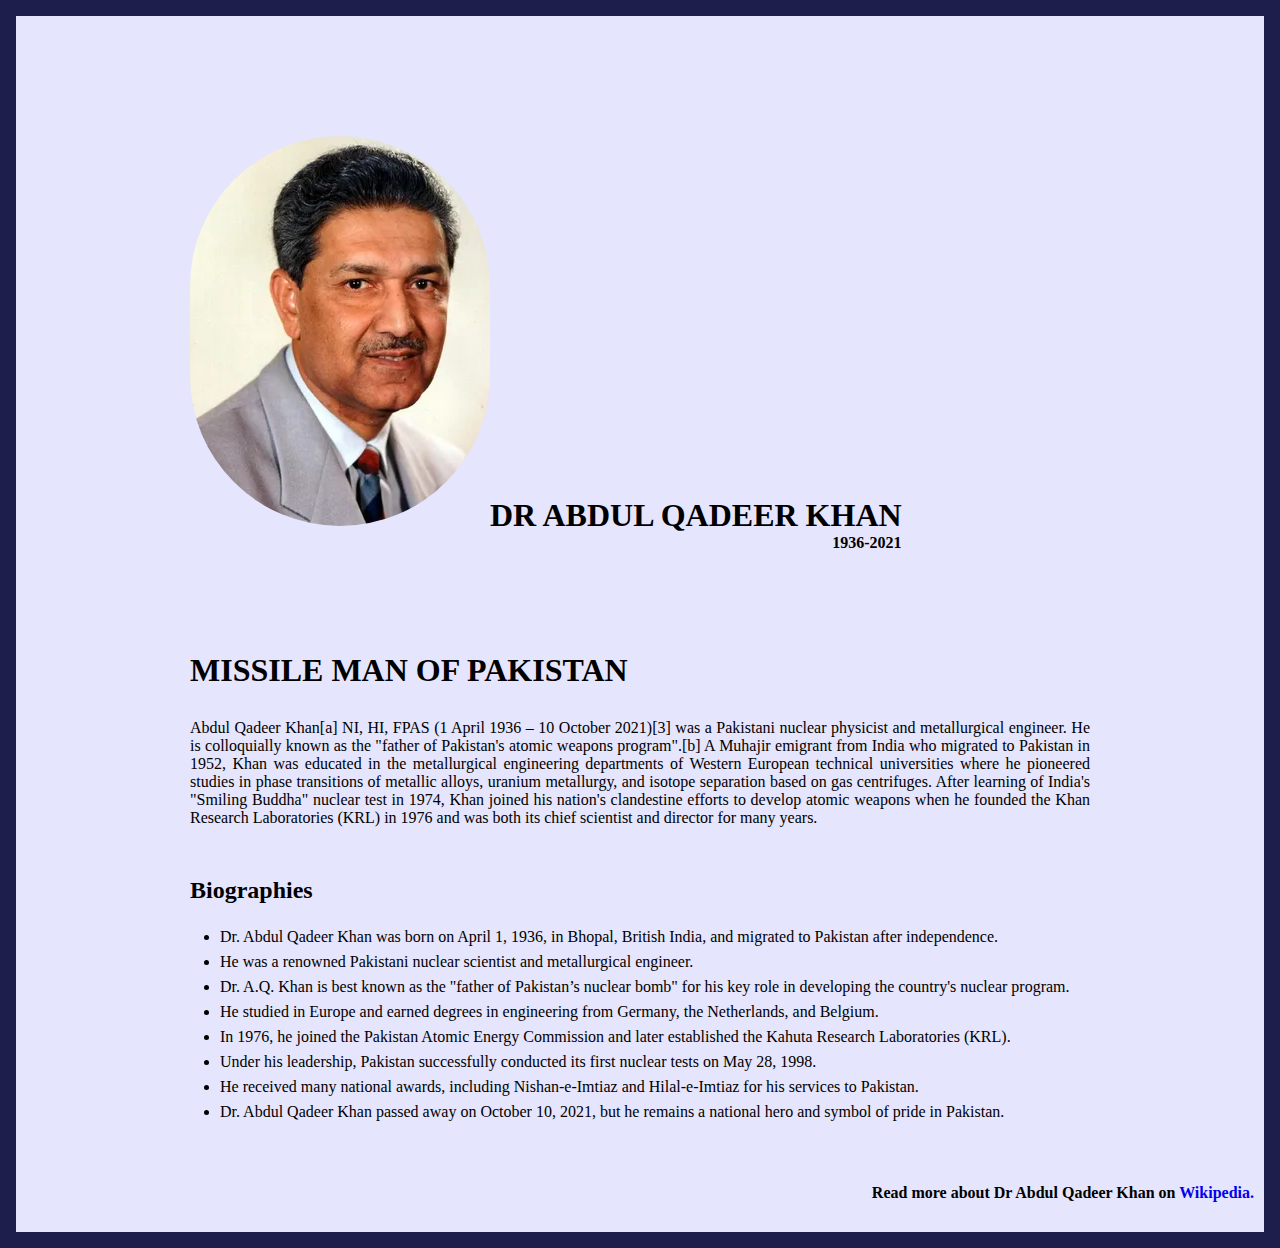
<file: Project 1/index.html>
<!DOCTYPE html>
<html lang="en">

<head>
    <meta charset="UTF-8">
    <meta name="viewport" content="width=device-width, initial-scale=1.0">
    <title>MISSILE MAN OF PAKISTAN | DR ABDUL QADEER KHAN</title>
    <link rel="stylesheet" href="style.css">
</head>

<body>
    <div class="main">
        <div class="content">
            <div class="top">
                <div class="hero">
                    <img src="hero.webp" alt="missilemanofpakistan">
                </div>
                <div class="namehero">
                    <h1>DR ABDUL QADEER KHAN</h1>
                    <h4>1936-2021</h4>
                </div>
            </div>
            <div class="heading">
                <h1>MISSILE MAN OF PAKISTAN</h1>
            </div>
            <div class="para">
                <p>Abdul Qadeer Khan[a] NI, HI, FPAS (1 April 1936 – 10 October 2021)[3] was a Pakistani nuclear
                    physicist and metallurgical engineer. He is colloquially known as the "father of Pakistan's atomic
                    weapons program".[b]

                    A Muhajir emigrant from India who migrated to Pakistan in 1952, Khan was educated in the
                    metallurgical engineering departments of Western European technical universities where he pioneered
                    studies in phase transitions of metallic alloys, uranium metallurgy, and isotope separation based on
                    gas centrifuges. After learning of India's "Smiling Buddha" nuclear test in 1974, Khan joined his
                    nation's clandestine efforts to develop atomic weapons when he founded the Khan Research
                    Laboratories (KRL) in 1976 and was both its chief scientist and director for many years.


                </p>
            </div>
            <div class="bio">
                <h2>Biographies</h2>
                <ul>
                    <li>Dr. Abdul Qadeer Khan was born on April 1, 1936, in Bhopal, British India, and migrated to Pakistan after independence.</li>
                    <li>He was a renowned Pakistani nuclear scientist and metallurgical engineer.</li>
                    <li>Dr. A.Q. Khan is best known as the "father of Pakistan’s nuclear bomb" for his key role in developing the country's nuclear program.</li>
                    <li>He studied in Europe and earned degrees in engineering from Germany, the Netherlands, and Belgium.</li>
                    <li>In 1976, he joined the Pakistan Atomic Energy Commission and later established the Kahuta Research Laboratories (KRL).</li>
                    <li>Under his leadership, Pakistan successfully conducted its first nuclear tests on May 28, 1998.</li>
                    <li>He received many national awards, including Nishan-e-Imtiaz and Hilal-e-Imtiaz for his services to Pakistan.</li>
                    <li>Dr. Abdul Qadeer Khan passed away on October 10, 2021, but he remains a national hero and symbol of pride in Pakistan.</li>
                </ul>
            </div>
        </div>
            <h4 class="wiki">Read more about Dr Abdul Qadeer Khan  on <a href="https://en.wikipedia.org/wiki/Abdul_Qadeer_Khan">Wikipedia.</a></h4>
    </div>
</body>

</html>
</file>
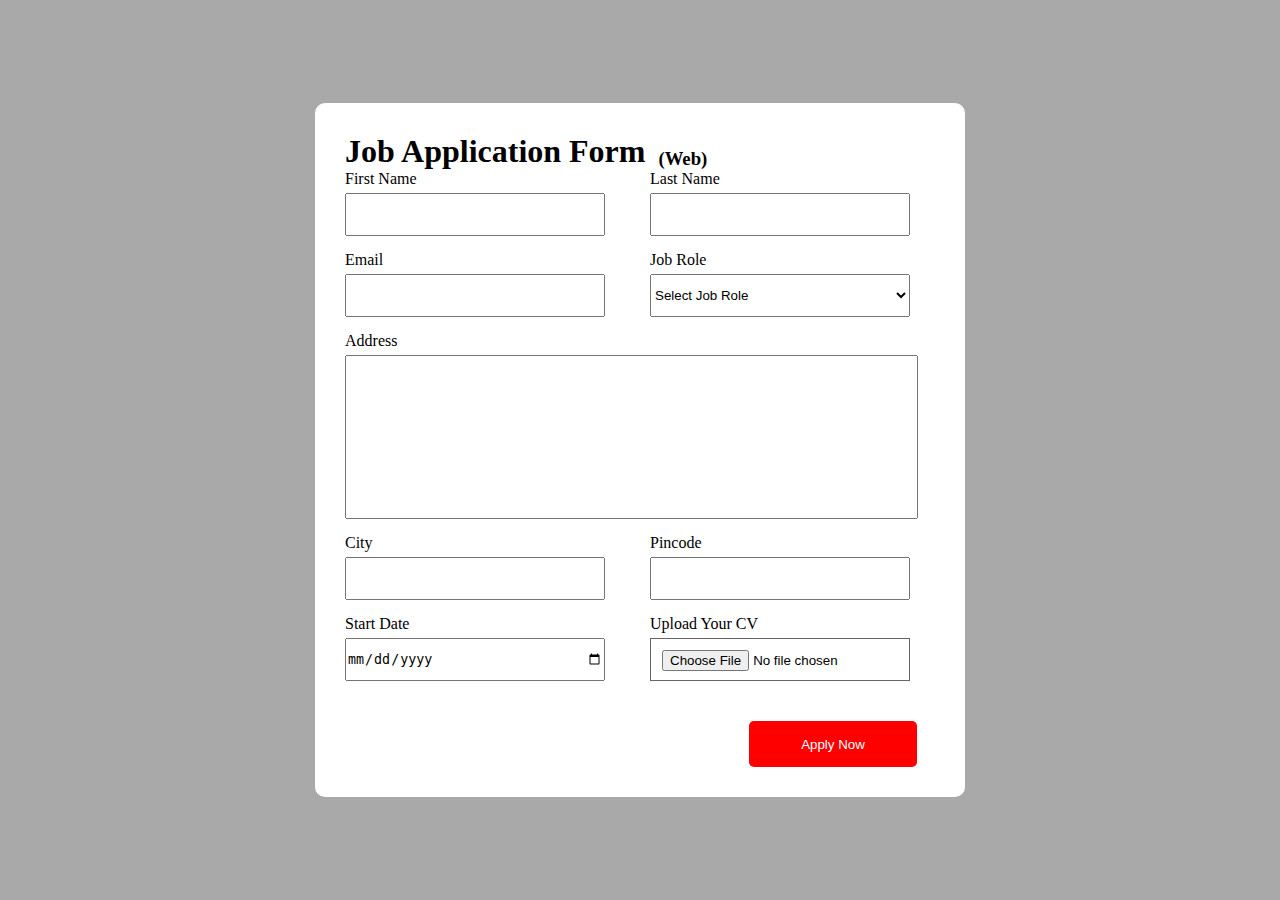
<file: Project 2/index.html>
<!DOCTYPE html>
<html lang="en">

<head>
    <meta charset="UTF-8">
    <meta name="viewport" content="width=device-width, initial-scale=1.0">
    <title>Application Form</title>
    <link rel="stylesheet" href="style.css">
</head>

<body>
    <div class="main">
        <div class="form">
            <div class="content">
                <div class="heading">
                    <h1>Job Application Form</h1>
                    <h3>(Web)</h3>
                </div>

                <div class="forming">
                    <form action="post">
                        <div class="row">
                            <div>
                                <label for="firstname">First Name</label>
                                <input type="text" name="firstname" id="firstname">
                            </div>
                            <div>
                                <label for="lastname">Last Name</label>
                                <input type="text" name="lastname" id="lastname">
                            </div>
                        </div>

                        <div class="row">
                            <div>
                                <label for="email">Email</label>
                                <input type="email" name="email" id="email">
                            </div>
                            <div>
                                <label for="jobrole">Job Role</label>
                                <select name="jobrole" id="jobrole">
                                    <option value="option1">Select Job Role</option>
                                    <option value="option2">Option 2 Display Text</option>
                                    <option value="option3">Option 3 Display Text</option>
                                </select>
                            </div>
                        </div>


                        <label for="address">Address</label>
                        <input type="text" name="address" id="address">

                        <div class="row">
                            <div>
                                <label for="city">City</label>
                                <input type="text" name="city" id="city">
                            </div>
                            <div>
                                <label for="pincode">Pincode</label>
                                <input type="text" name="pincode" id="pincode">
                            </div>
                        </div>
                        <div class="row">
                            <div>
                                <label for="stardate">Start Date</label>
                                <input type="date" name="stardate" id="stardate">
                            </div>
                            <div>
                                <label for="cv">Upload Your CV</label>
                                <input type="file" name="cv" id="cv">
                            </div>
                        </div>




                    </form>
                </div>
            </div>
                <button>Apply Now</button>
        </div>
    </div>
</body>

</html>
</file>
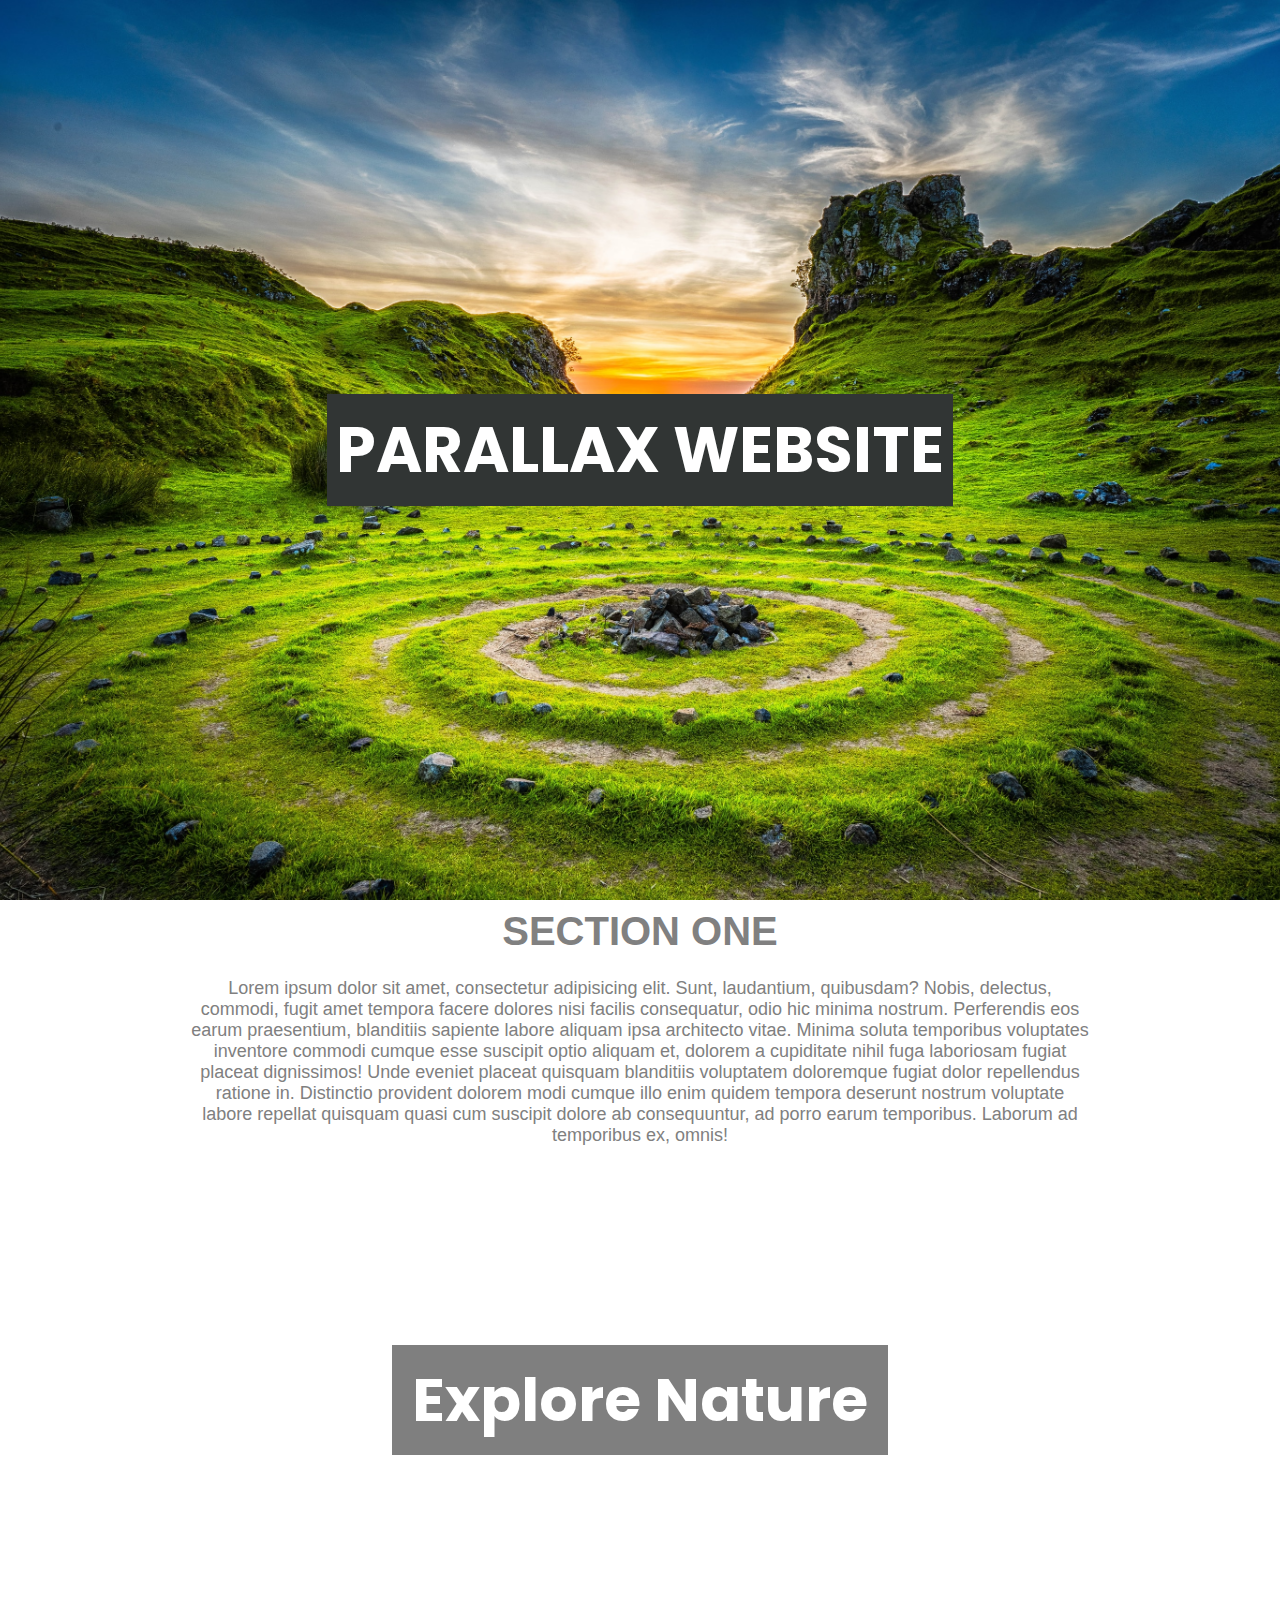
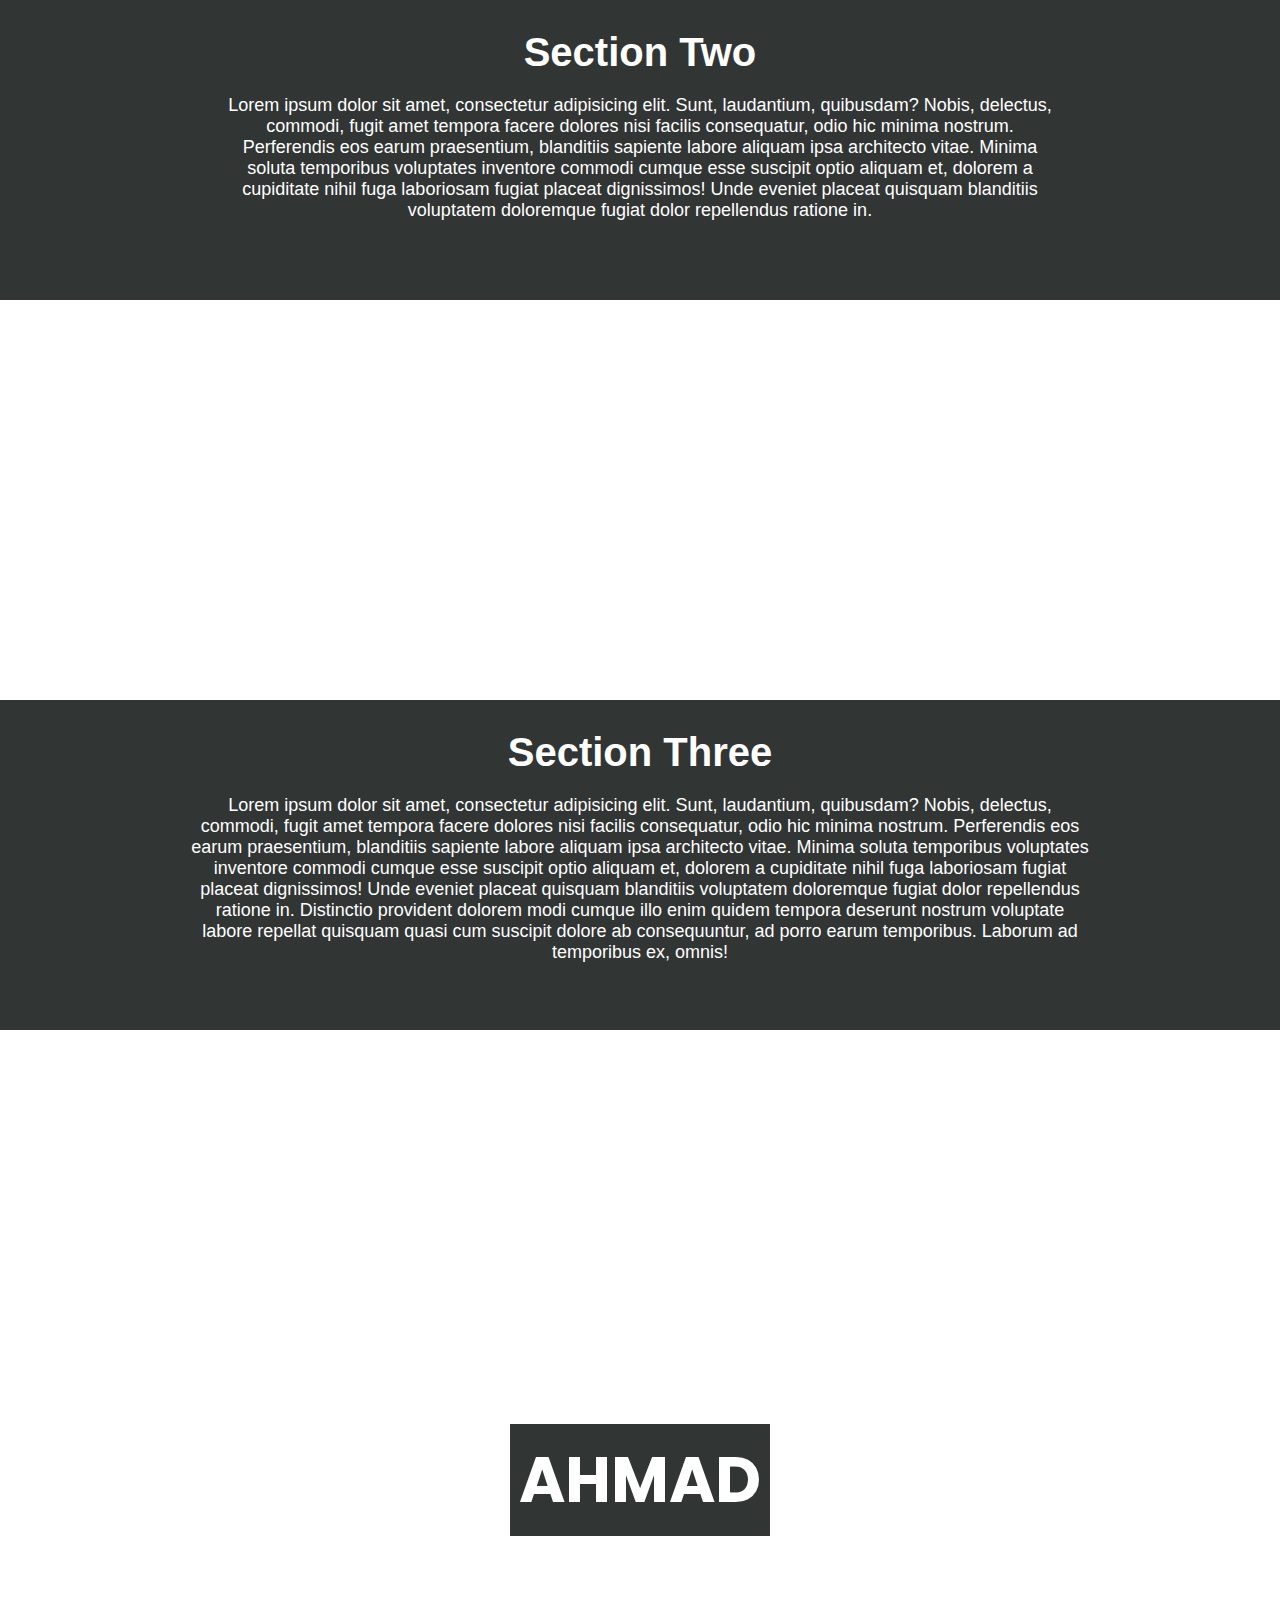
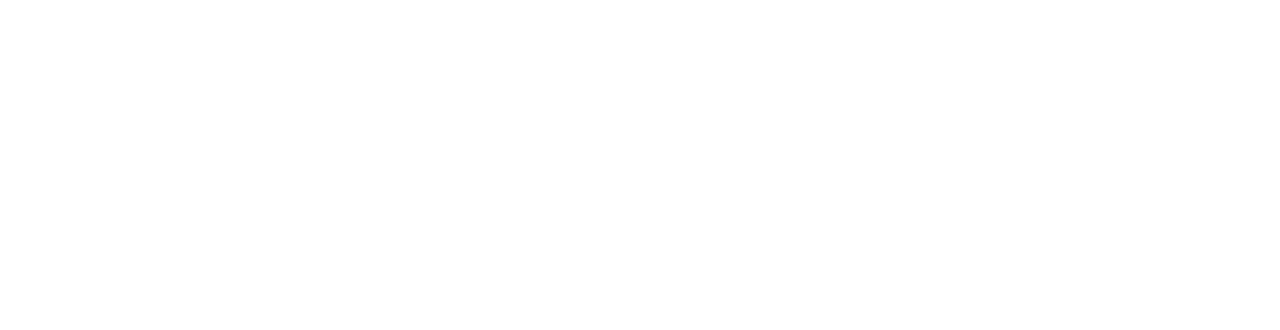
<file: Project 3/index.html>
<!DOCTYPE html>
<html lang="en">

<head>
    <meta charset="UTF-8">
    <meta name="viewport" content="width=device-width, initial-scale=1.0">
    <title>Parralex Website</title>
    <link rel="stylesheet" href="style.css">
    <link rel="preconnect" href="https://fonts.googleapis.com">
    <link rel="preconnect" href="https://fonts.gstatic.com" crossorigin>
    <link
        href="https://fonts.googleapis.com/css2?family=Inter:ital,opsz,wght@0,14..32,100..900;1,14..32,100..900&family=Poppins:ital,wght@0,100;0,200;0,300;0,400;0,500;0,600;0,700;0,800;0,900;1,100;1,200;1,300;1,400;1,500;1,600;1,700;1,800;1,900&display=swap"
        rel="stylesheet">
</head>

<body>
    <div class="main">
        <div class="img pimg1">
            <!-- <img src="./images/1st.jpg" alt=""> -->
            <h1 class="fh1">PARALLAX WEBSITE</h1>
        </div>
        <div class="section1">
            <div class="para">
                <h3 class="sh3">SECTION ONE</h3>
                <P class="p1">
                    Lorem ipsum dolor sit amet, consectetur adipisicing elit. Sunt, laudantium, quibusdam? Nobis,
                    delectus, commodi, fugit amet tempora facere dolores nisi facilis consequatur, odio hic minima
                    nostrum. Perferendis eos earum praesentium, blanditiis sapiente labore aliquam ipsa architecto
                    vitae. Minima soluta temporibus voluptates inventore commodi cumque esse suscipit optio aliquam et,
                    dolorem a cupiditate nihil fuga laboriosam fugiat placeat dignissimos! Unde eveniet placeat quisquam
                    blanditiis voluptatem doloremque fugiat dolor repellendus ratione in. Distinctio provident dolorem
                    modi cumque illo enim quidem tempora deserunt nostrum voluptate labore repellat quisquam quasi cum
                    suscipit dolore ab consequuntur, ad porro earum temporibus. Laborum ad temporibus ex, omnis!</P>
            </div>
        </div>

        <div class="simg">
            <div class="img2 pimg2">
                <!-- <div><img src="./images/2nd.jpg" alt=""></div> -->
                <div>
                    <h1 class="img2h1">Explore Nature</h1>
                </div>
            </div>
            <div class="backsec3">
                <div class="section3">
                    <div class="head2">
                        <h1>Section Two</h1>
                    </div>
                    <div class="para2">
                        <p>Lorem ipsum dolor sit amet, consectetur adipisicing elit. Sunt, laudantium, quibusdam? Nobis,
                            delectus, commodi, fugit amet tempora facere dolores nisi facilis consequatur, odio hic
                            minima nostrum. Perferendis eos earum praesentium, blanditiis sapiente labore aliquam ipsa
                            architecto vitae. Minima soluta temporibus voluptates inventore commodi cumque esse suscipit
                            optio aliquam et, dolorem a cupiditate nihil fuga laboriosam fugiat placeat dignissimos!
                            Unde eveniet placeat quisquam blanditiis voluptatem doloremque fugiat dolor repellendus
                            ratione in. </p>
                    </div>
                </div>
            </div>

        </div>

        <div class="img33">
            <div class="image3 pimg3">
                <!-- <img src="./images/3rd.jpg" alt=""> -->
            </div>
            <div class="headingimage3">
                <h1>LOOK, DEEP INTO NATURE</h1>
            </div>
        </div>
        <div class="lastback">
            <div class="sectionlast">
                <div class="lasthead">
                    <h1>Section Three</h1>
                </div>
                <div class="paralast">
                    <p>Lorem ipsum dolor sit amet, consectetur adipisicing elit. Sunt, laudantium, quibusdam? Nobis,
                        delectus, commodi, fugit amet tempora facere dolores nisi facilis consequatur, odio hic minima
                        nostrum. Perferendis eos earum praesentium, blanditiis sapiente labore aliquam ipsa architecto
                        vitae. Minima soluta temporibus voluptates inventore commodi cumque esse suscipit optio aliquam
                        et, dolorem a cupiditate nihil fuga laboriosam fugiat placeat dignissimos! Unde eveniet placeat
                        quisquam blanditiis voluptatem doloremque fugiat dolor repellendus ratione in. Distinctio
                        provident dolorem modi cumque illo enim quidem tempora deserunt nostrum voluptate labore
                        repellat quisquam quasi cum suscipit dolore ab consequuntur, ad porro earum temporibus. Laborum
                        ad temporibus ex, omnis!</p>
                </div>
            </div>

        </div>
        <div class="img pimg1">
            <!-- <img src="./images/1st.jpg" alt=""> -->
            <h1 class="fh1">AHMAD</h1>
        </div>
    </div>
</body>

</html>
</file>
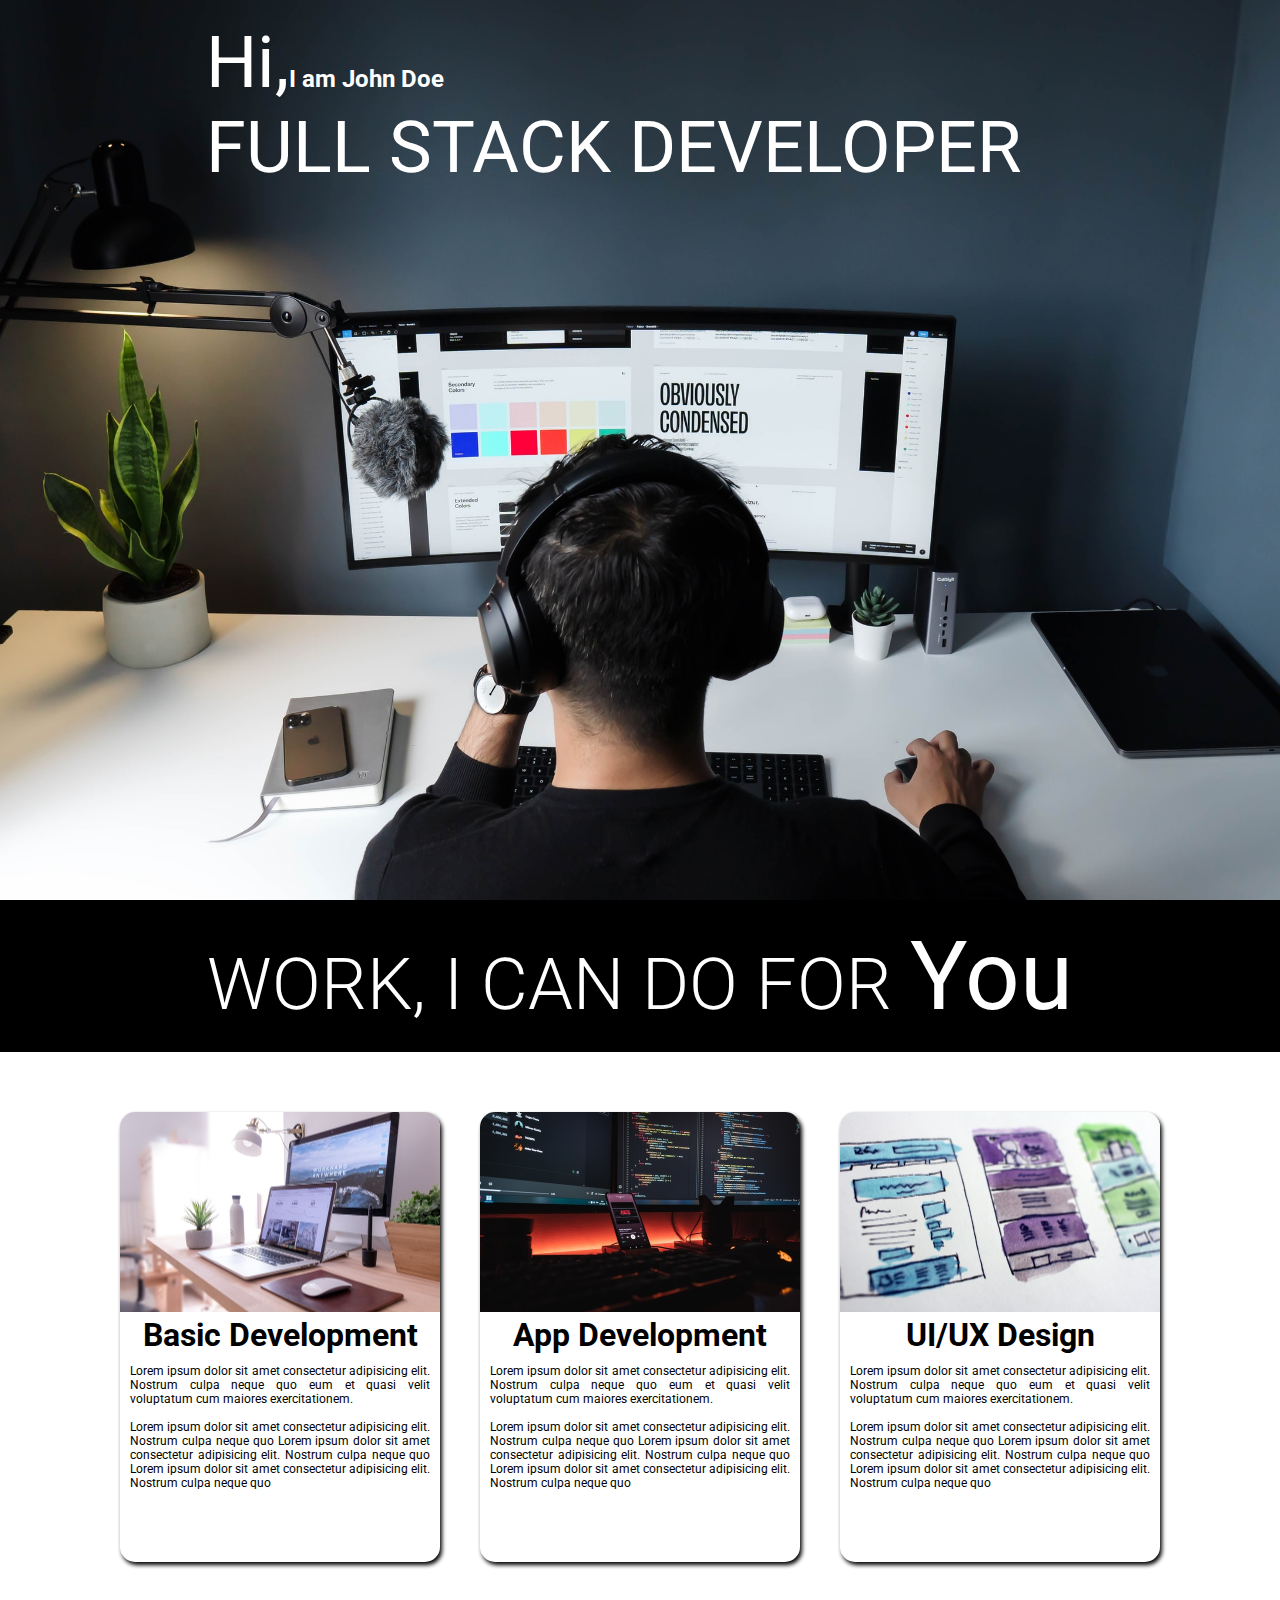
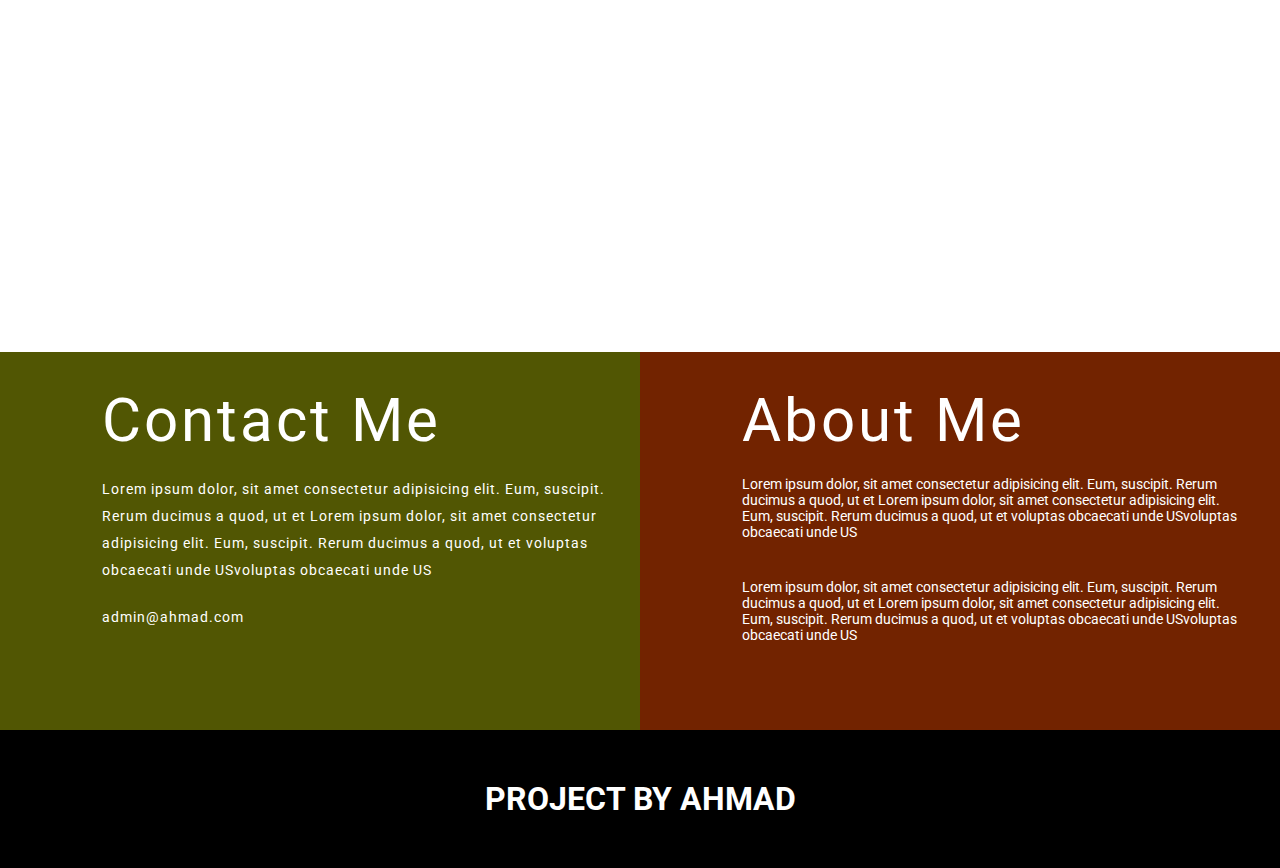
<file: Project 4/index.html>
<!DOCTYPE html>
<html lang="en">

<head>
    <meta charset="UTF-8">
    <meta name="viewport" content="width=device-width, initial-scale=1.0">
    <title>Landing Page</title>
    <link rel="stylesheet" href="style.css">
</head>

<body>
    <div class="main">
        <div class="background">
            <div class="herohed">
                <h2> <span class="lg_text">Hi,</span>I am John Doe</h2>
                <h1 class="lg_text">FULL STACK DEVELOPER</h1>
            </div>
        </div>

        <div class="section2">
            <h2>WORK, I CAN DO FOR <span class="spanin">You</span> </h2>
        </div>
        <div class="gridsmain">
            <div class="cards">
                <div class="card1 carding">
                    <div class="image1">
                        <img class="imging" src="./images/card1.jpg" alt="">
                    </div>
                    <h1 class="cardhead">Basic Development</h1>
                    <p class="cardpara">
                        Lorem ipsum dolor sit amet consectetur adipisicing elit. Nostrum culpa neque quo eum et quasi
                        velit voluptatum cum maiores exercitationem.<br>
                        <br>
                        Lorem ipsum dolor sit amet consectetur adipisicing elit. Nostrum culpa neque quo Lorem ipsum
                        dolor sit amet consectetur adipisicing elit. Nostrum culpa neque quo Lorem ipsum dolor sit amet
                        consectetur adipisicing elit. Nostrum culpa neque quo </p>

                </div>
                <div class="card2 carding">
                    <div class="image2">
                        <img class="imging" src="./images/card2.jpg" alt="">
                    </div>
                    <h1 class="cardhead">App Development</h1>
                    <p class="cardpara">
                        Lorem ipsum dolor sit amet consectetur adipisicing elit. Nostrum culpa neque quo eum et quasi
                        velit voluptatum cum maiores exercitationem.<br>
                        <br>
                        Lorem ipsum dolor sit amet consectetur adipisicing elit. Nostrum culpa neque quo Lorem ipsum
                        dolor sit amet consectetur adipisicing elit. Nostrum culpa neque quo Lorem ipsum dolor sit amet
                        consectetur adipisicing elit. Nostrum culpa neque quo </p>

                </div>
                <div class="card3 carding">
                    <div class="image3">
                        <img class="imging" src="./images/card3.jpg" alt="">
                    </div>
                    <h1 class="cardhead">UI/UX Design</h1>
                    <p class="cardpara">
                        Lorem ipsum dolor sit amet consectetur adipisicing elit. Nostrum culpa neque quo eum et quasi
                        velit voluptatum cum maiores exercitationem.<br>
                        <br>
                        Lorem ipsum dolor sit amet consectetur adipisicing elit. Nostrum culpa neque quo Lorem ipsum
                        dolor sit amet consectetur adipisicing elit. Nostrum culpa neque quo Lorem ipsum dolor sit amet
                        consectetur adipisicing elit. Nostrum culpa neque quo </p>

                </div>
            </div>

        </div>
        <div class="support">
            <div class="contact">
                <h1>Contact Me</h1>
                <p>Lorem ipsum dolor, sit amet consectetur adipisicing elit. Eum, suscipit. Rerum ducimus a quod, ut et Lorem ipsum dolor, sit amet consectetur adipisicing elit. Eum, suscipit. Rerum ducimus a quod, ut et voluptas obcaecati unde USvoluptas obcaecati unde US</p>
                <p>admin@ahmad.com</p>
            </div>
            <div class="about">
                <h1>About Me</h1>
                <p>Lorem ipsum dolor, sit amet consectetur adipisicing elit. Eum, suscipit. Rerum ducimus a quod, ut et Lorem ipsum dolor, sit amet consectetur adipisicing elit. Eum, suscipit. Rerum ducimus a quod, ut et voluptas obcaecati unde USvoluptas obcaecati unde US</p><br>
                <p>Lorem ipsum dolor, sit amet consectetur adipisicing elit. Eum, suscipit. Rerum ducimus a quod, ut et Lorem ipsum dolor, sit amet consectetur adipisicing elit. Eum, suscipit. Rerum ducimus a quod, ut et voluptas obcaecati unde USvoluptas obcaecati unde US</p>
            </div>
        </div>
    </div>
    <footer>
        <div class="footer">
            <h1>PROJECT BY AHMAD</h1>
        </div>
    </footer>

</body>

</html>
</file>
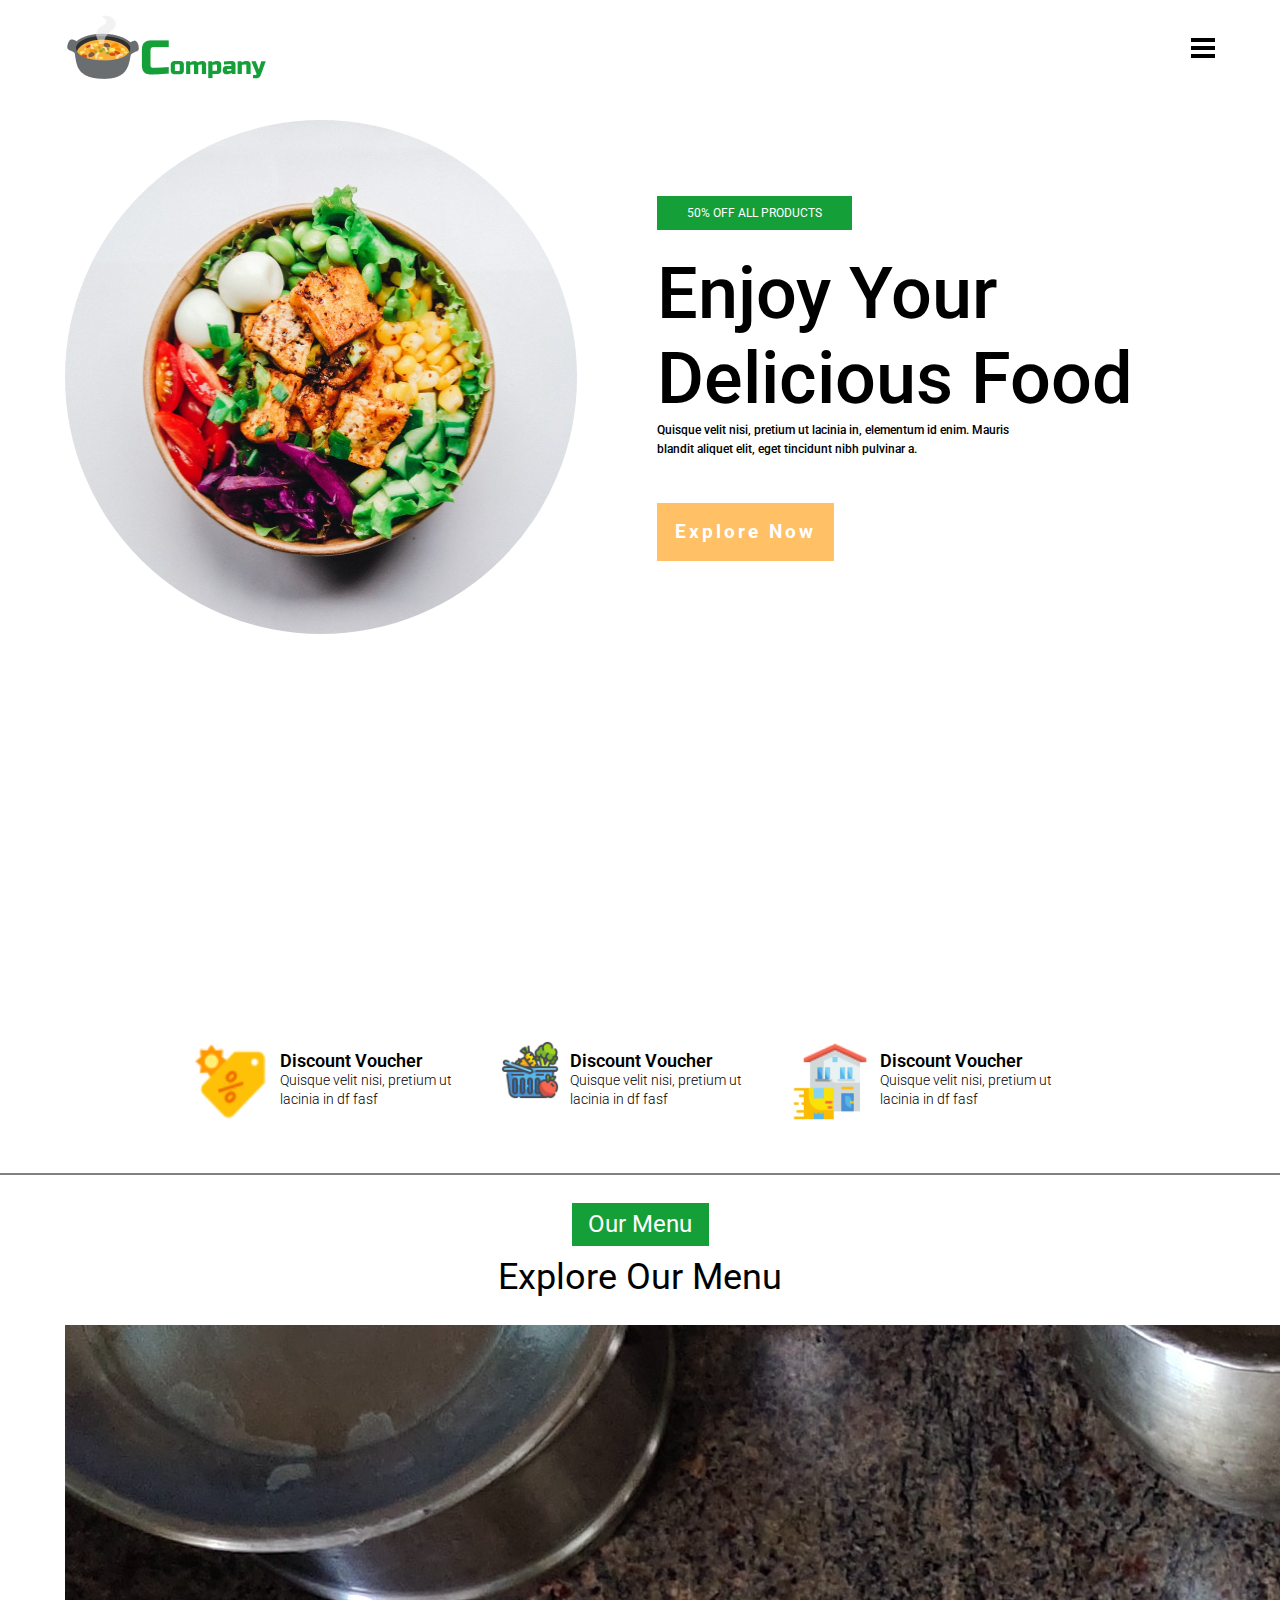
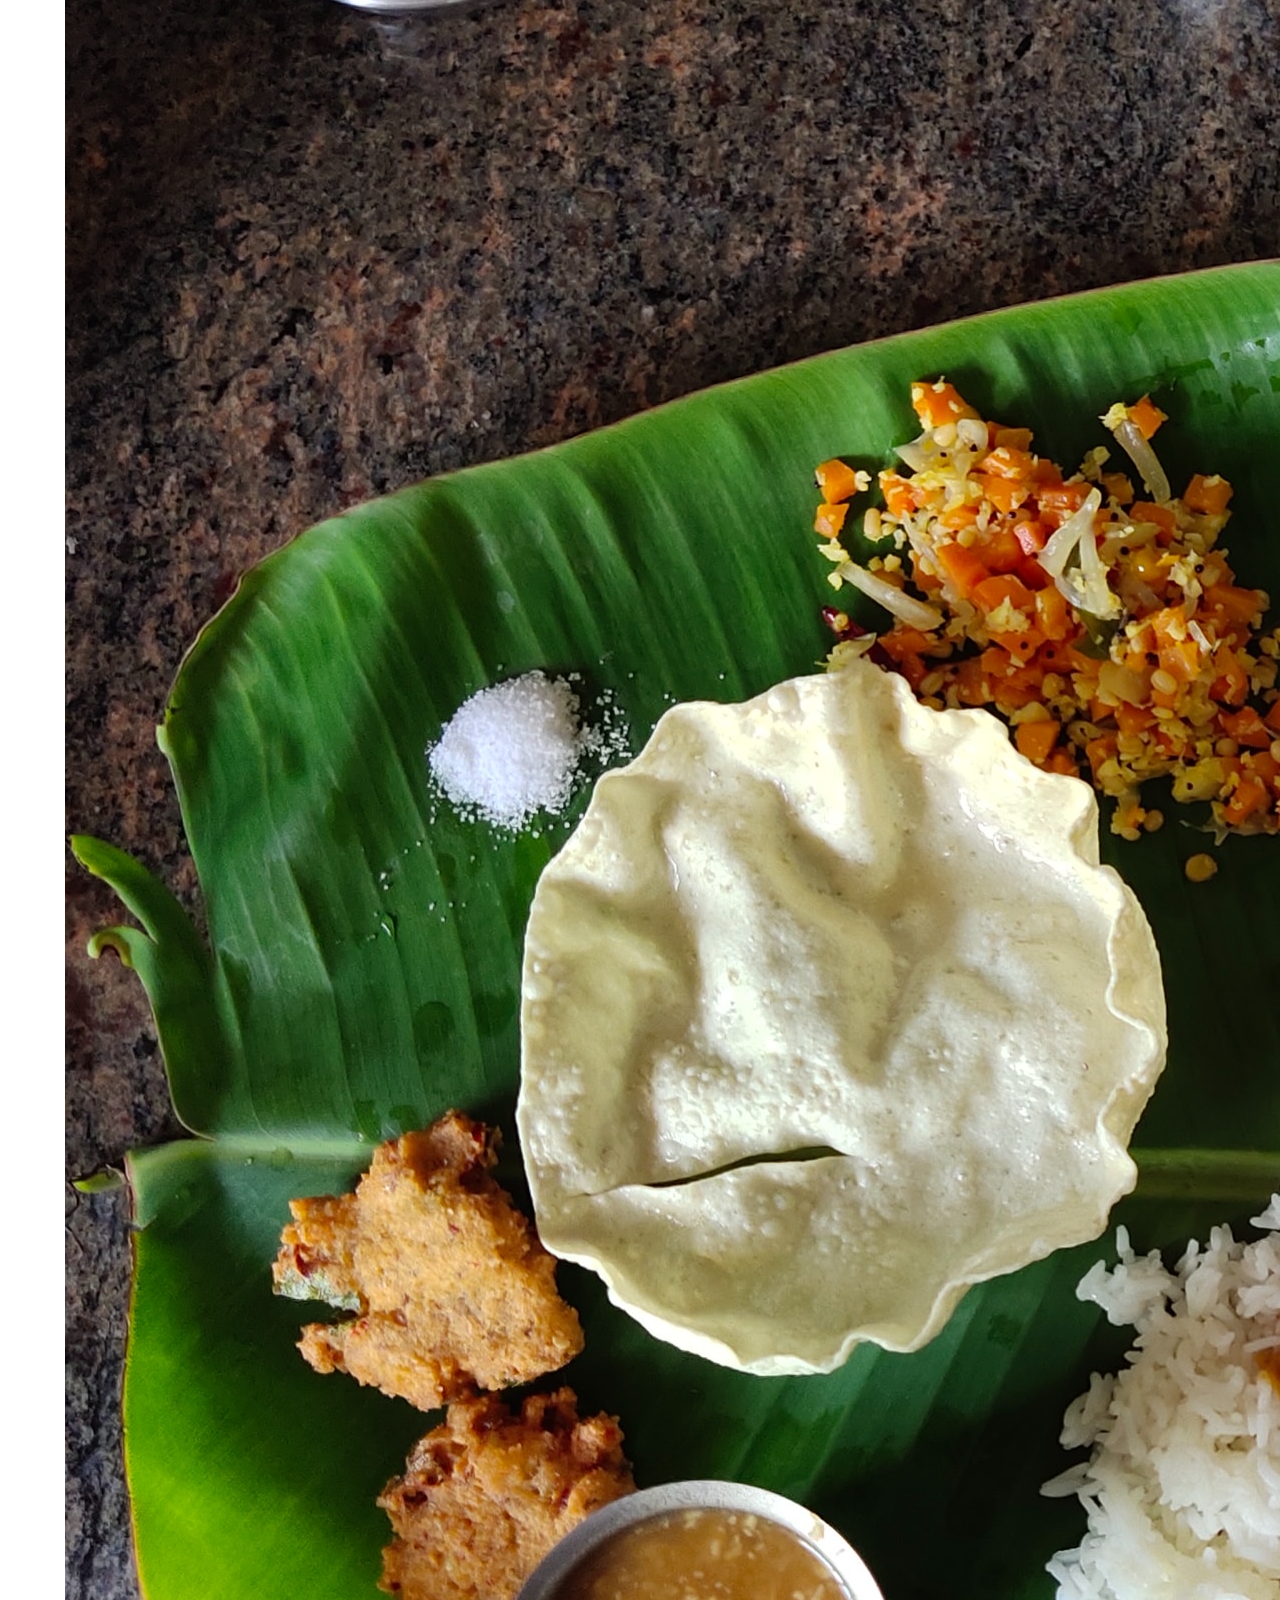
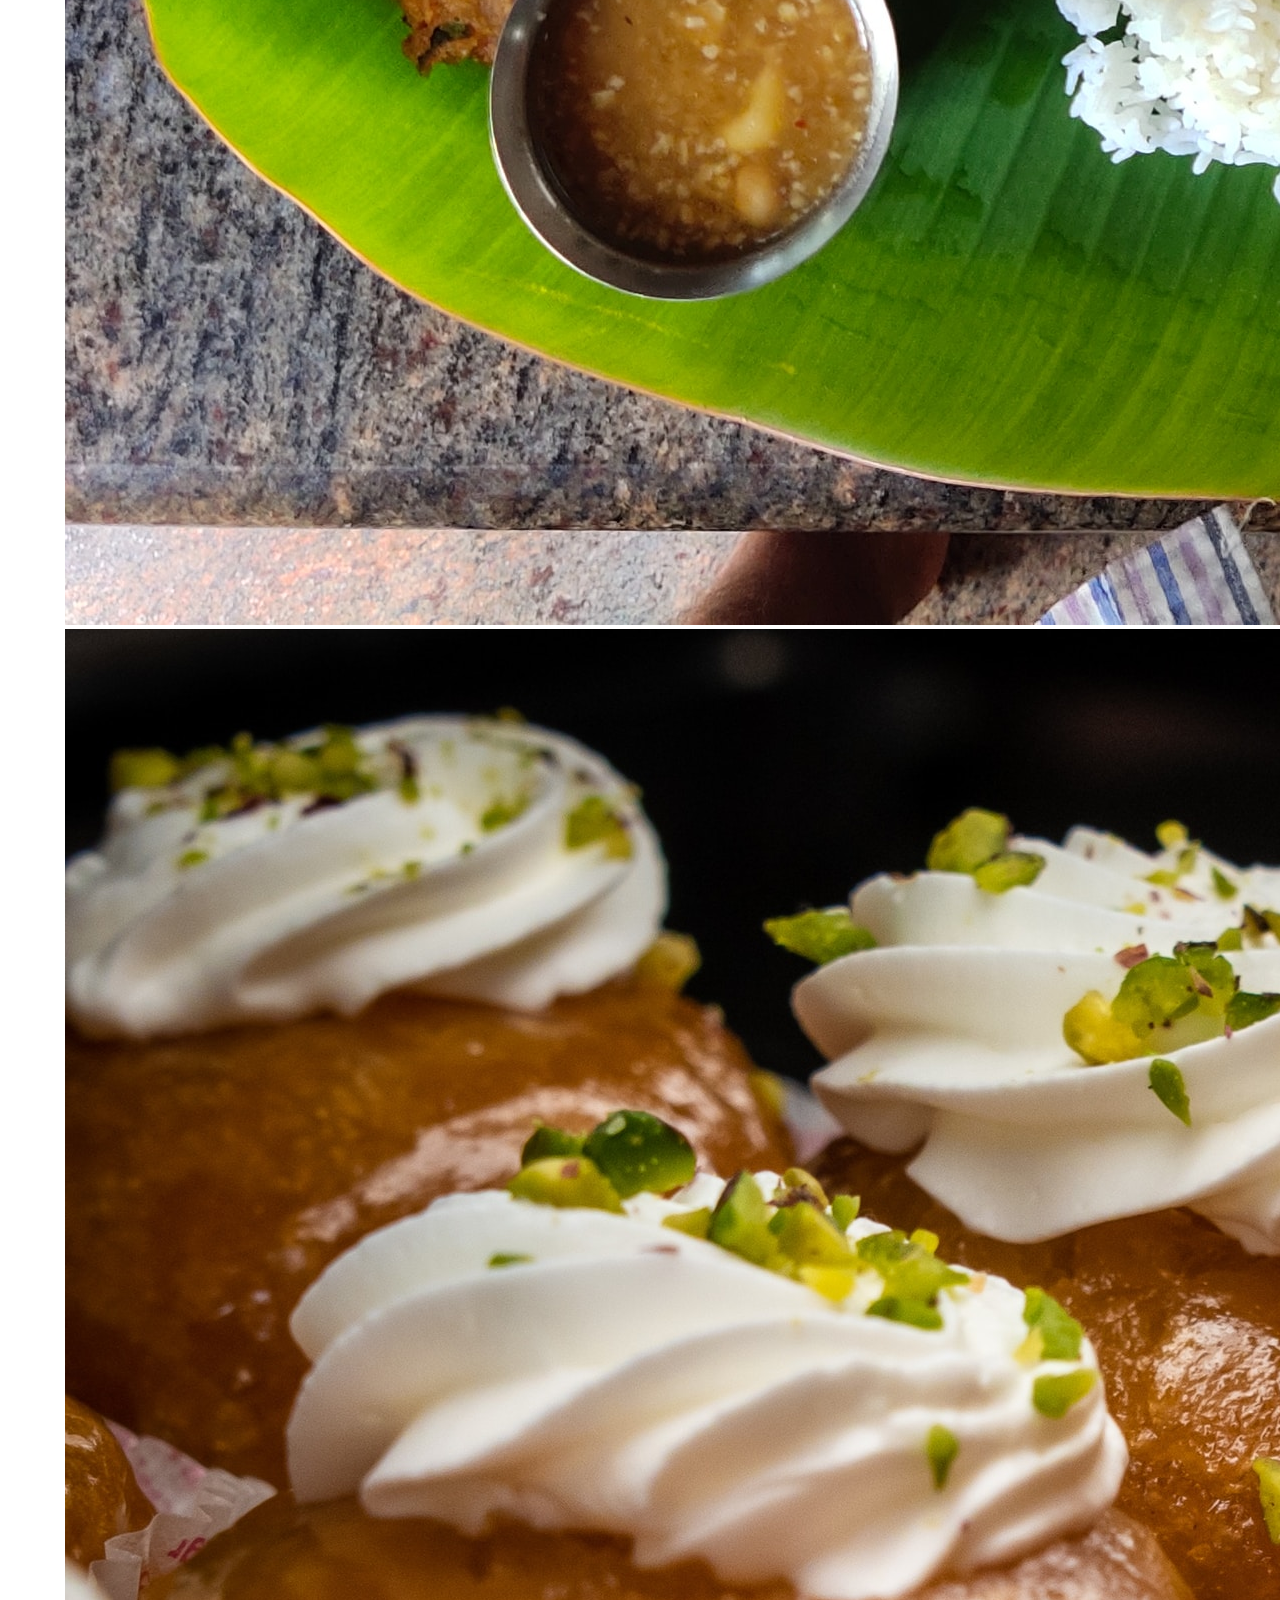
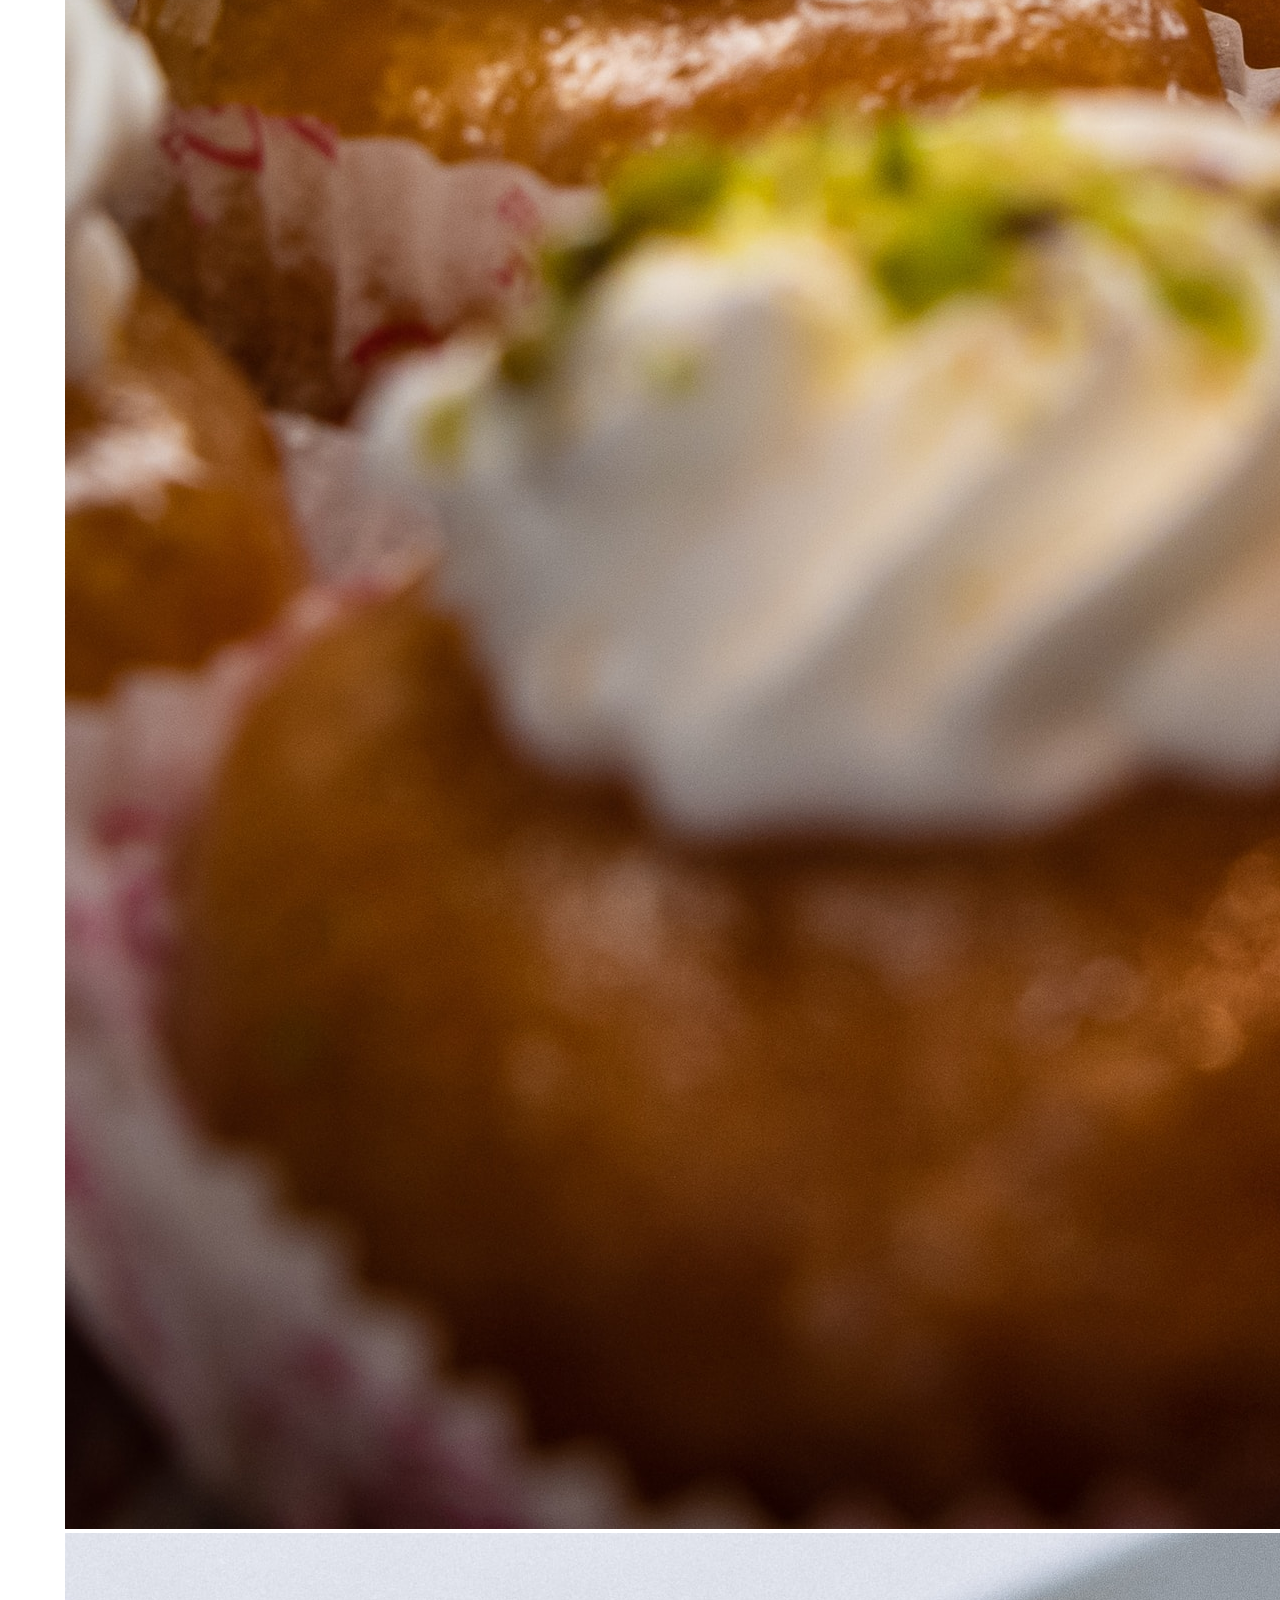
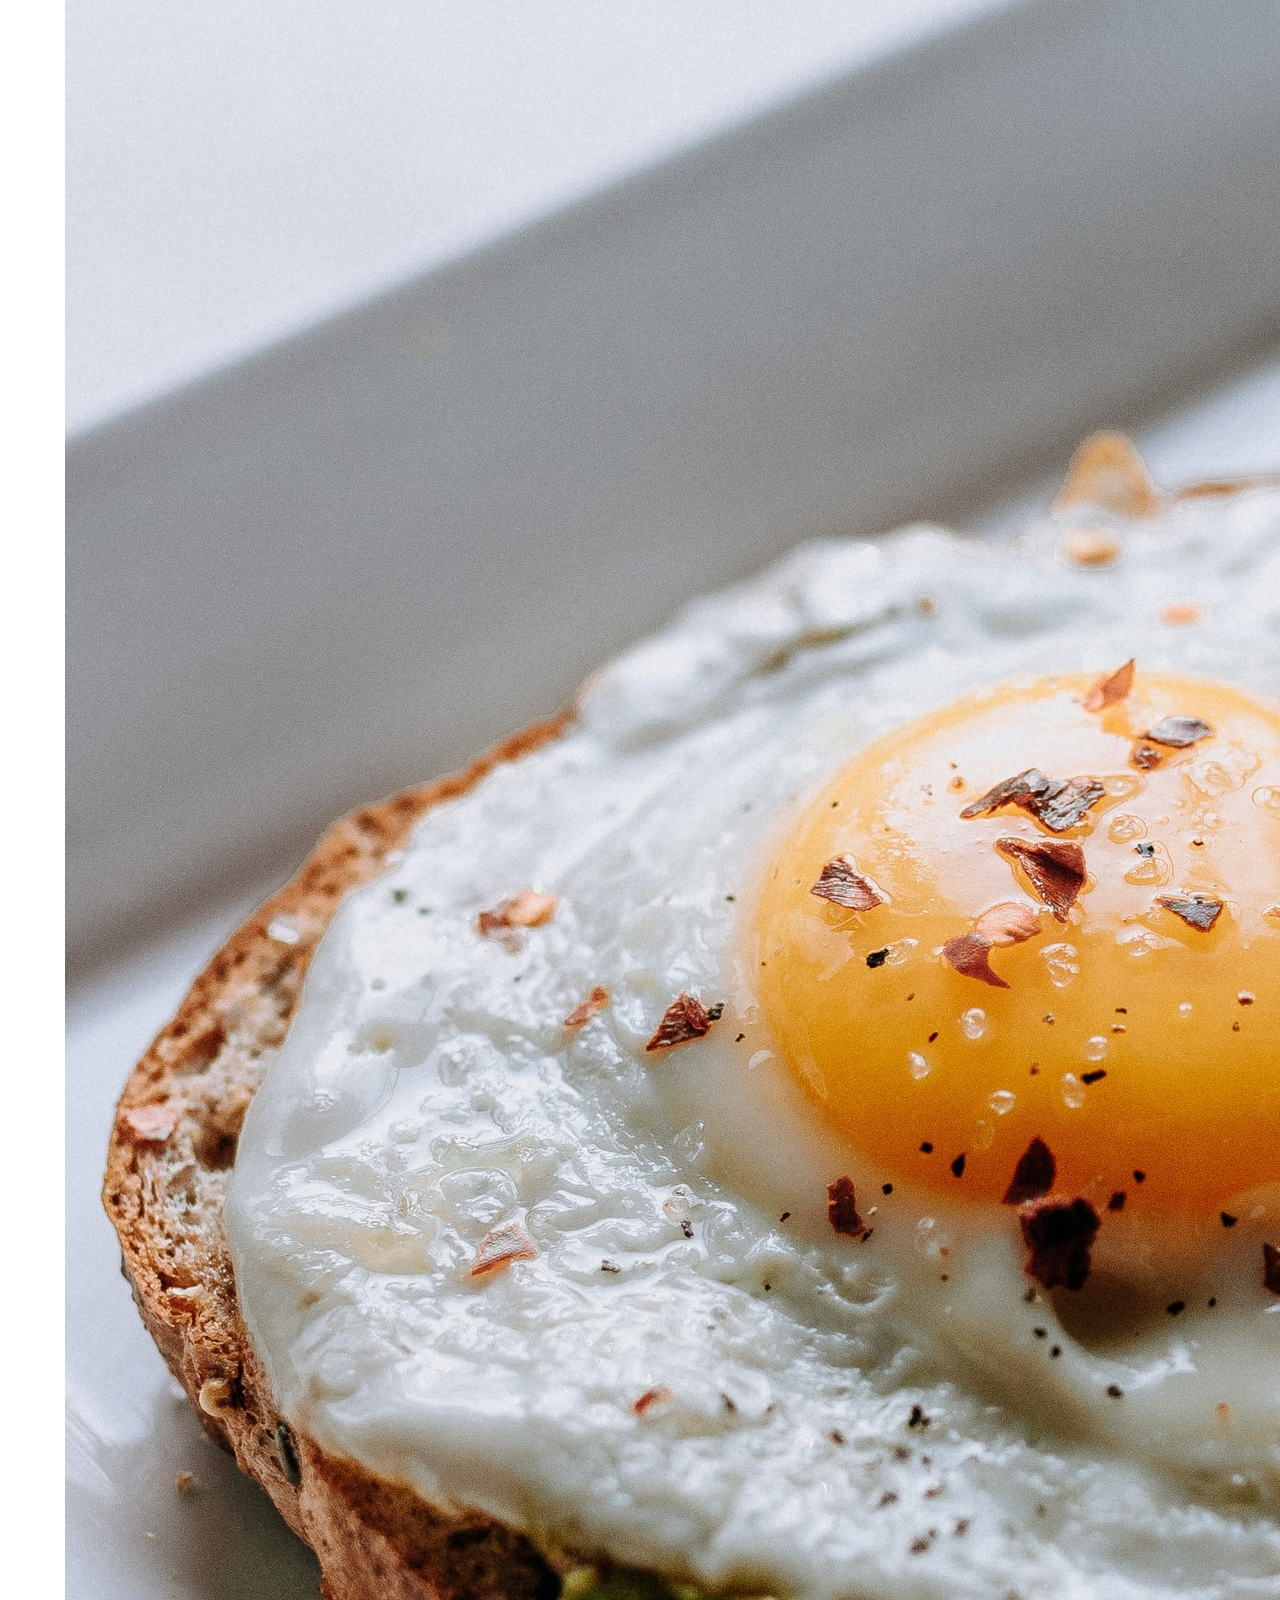
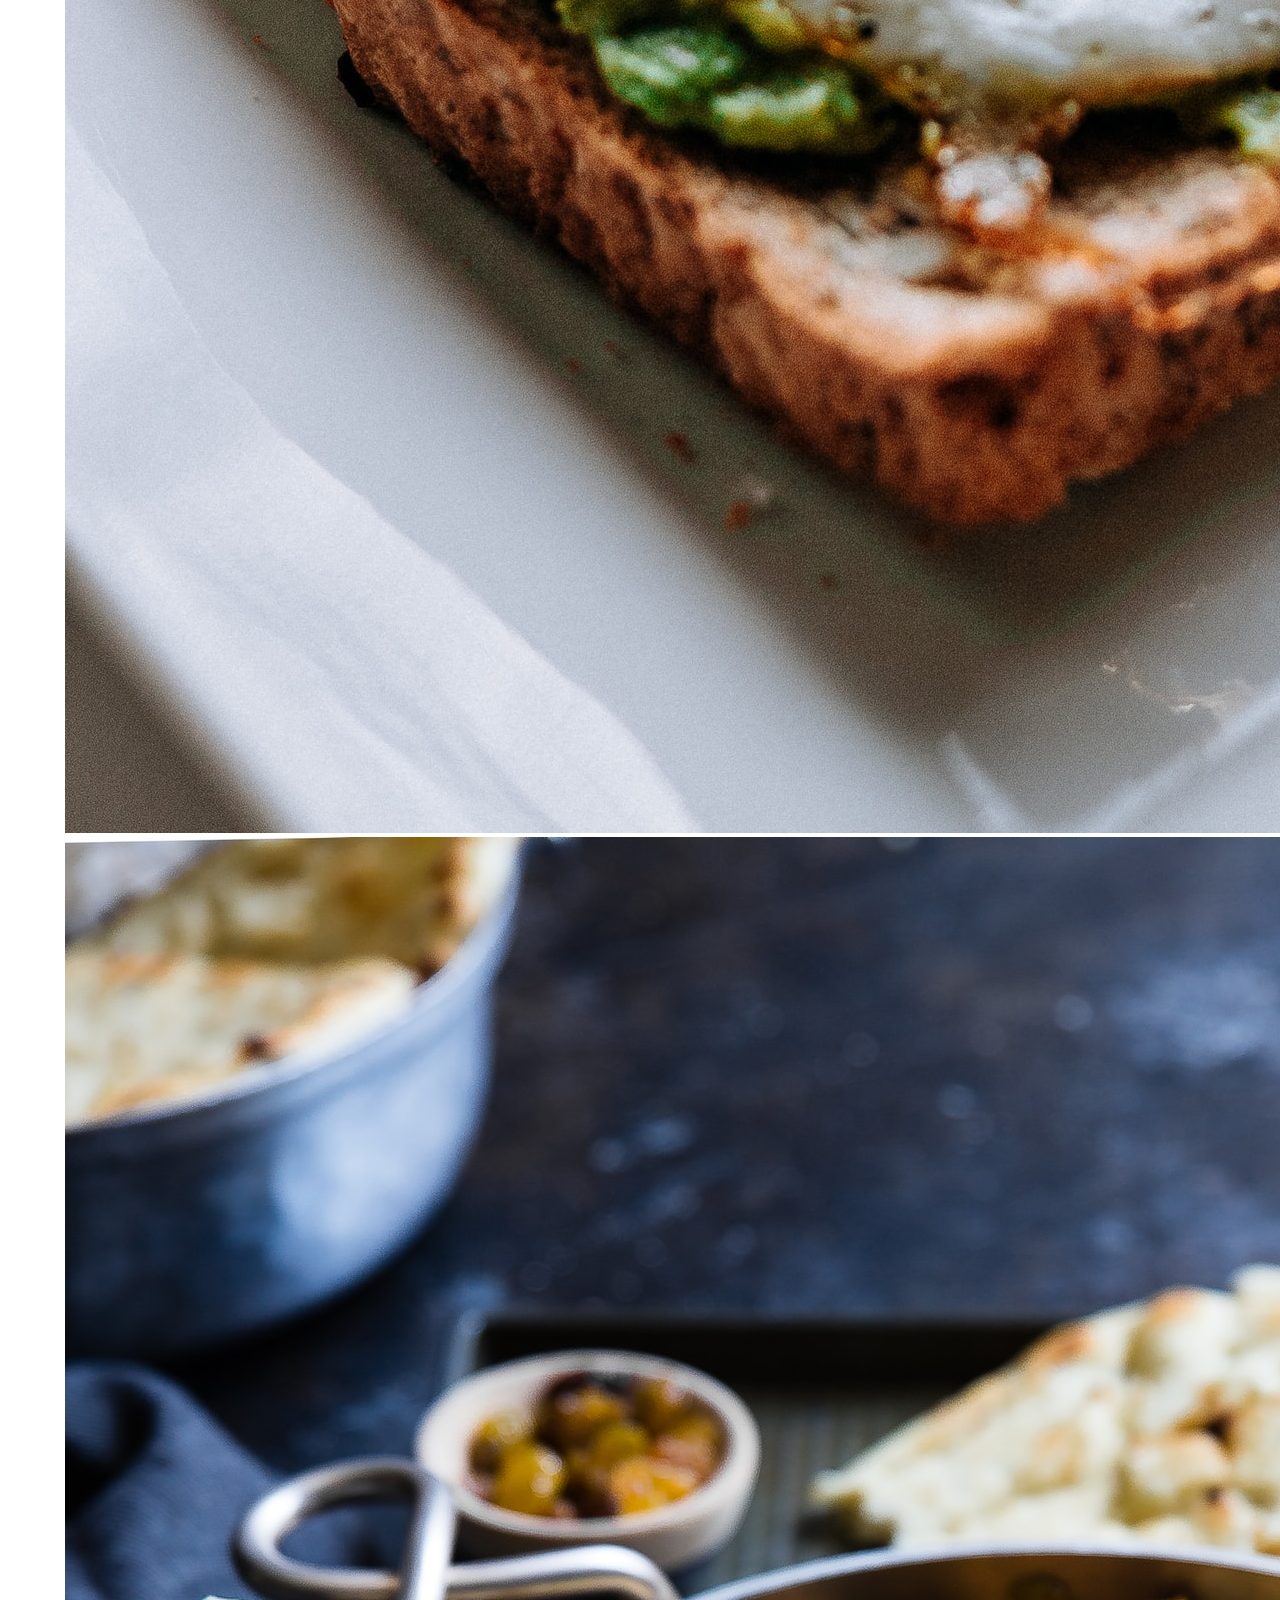
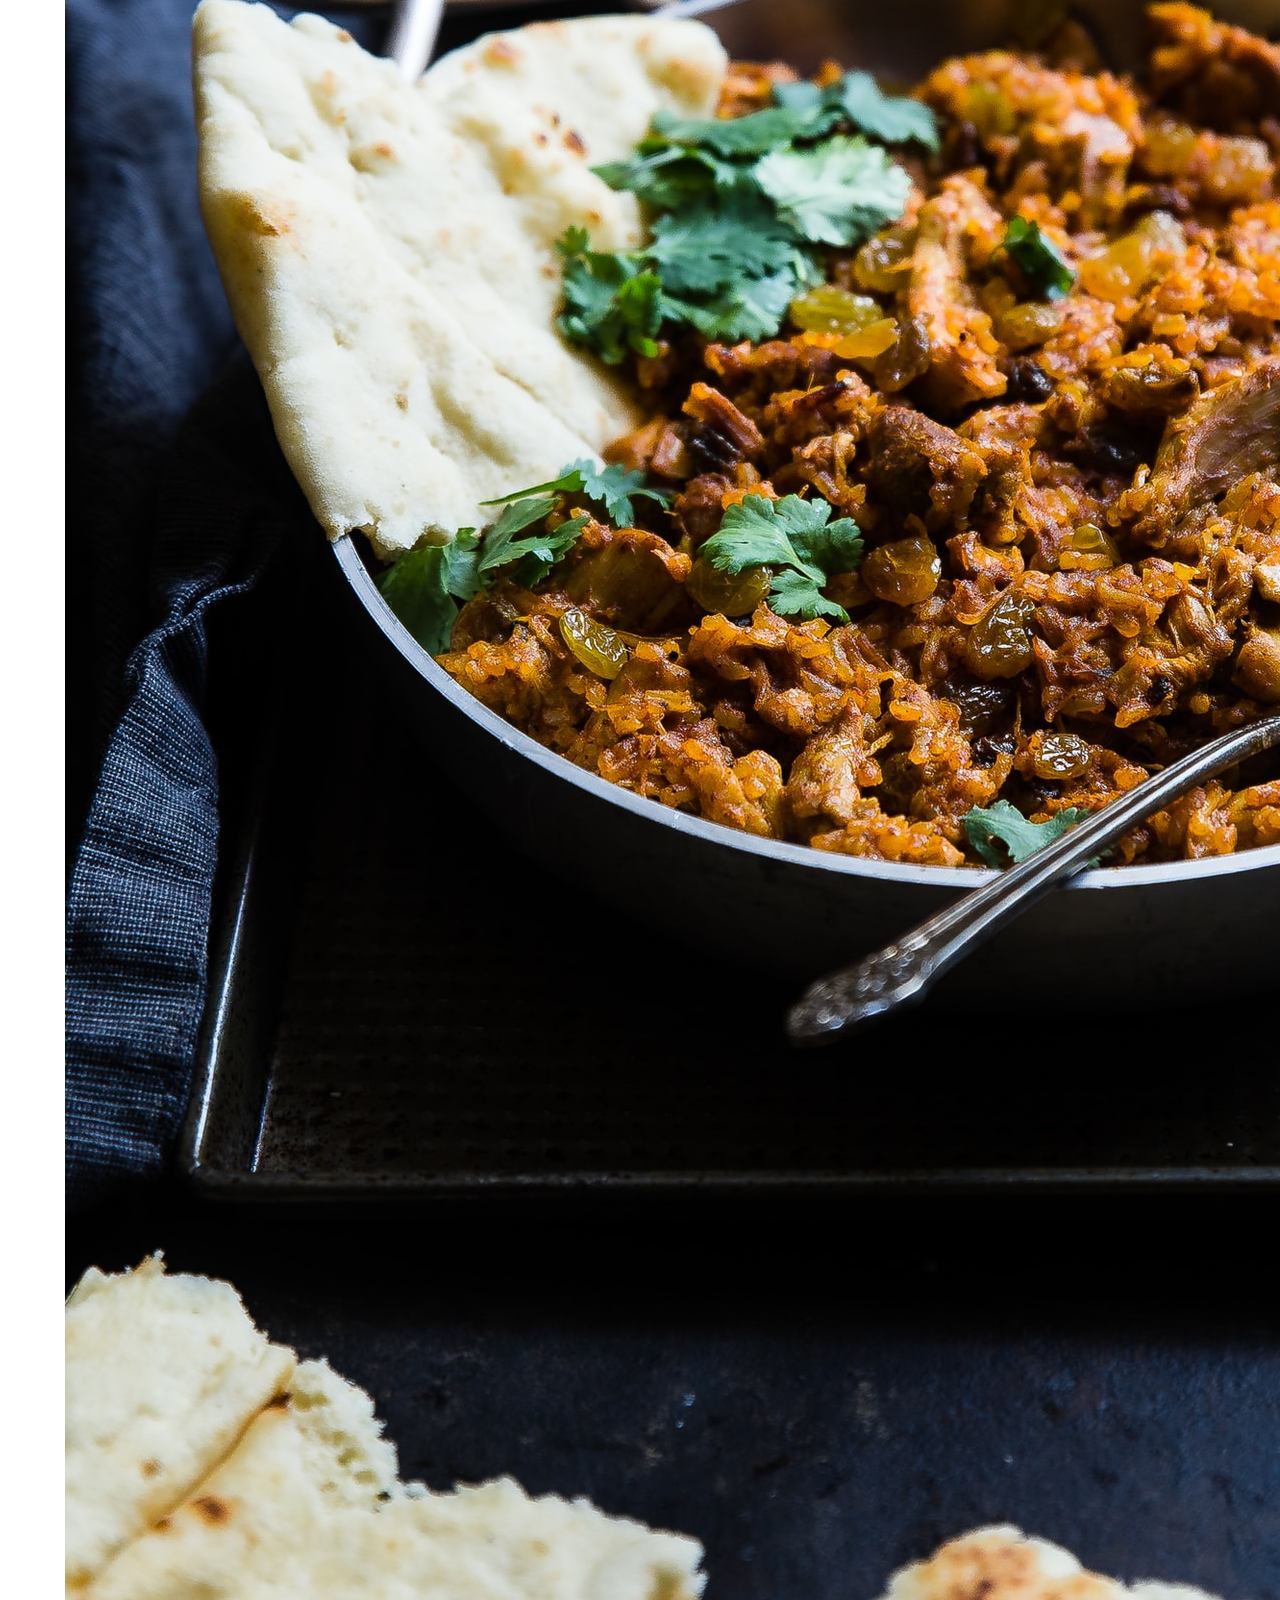
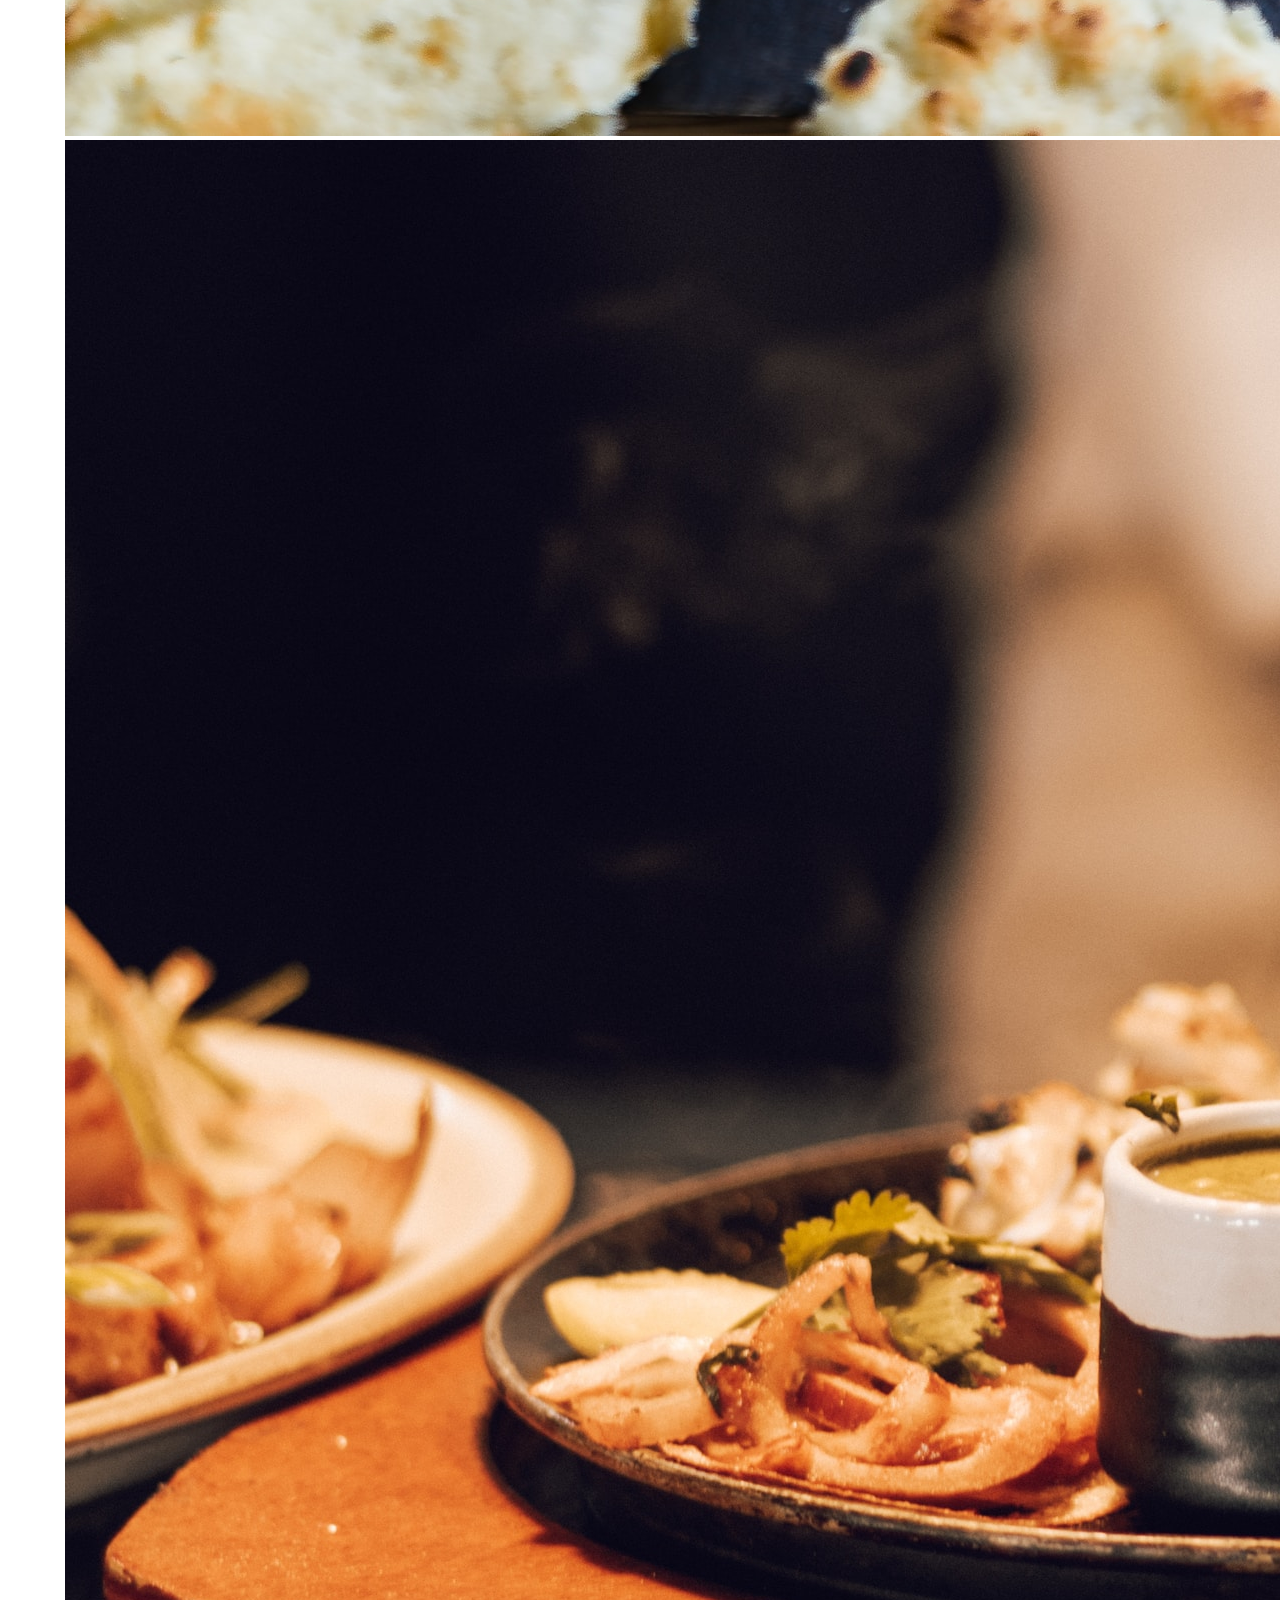
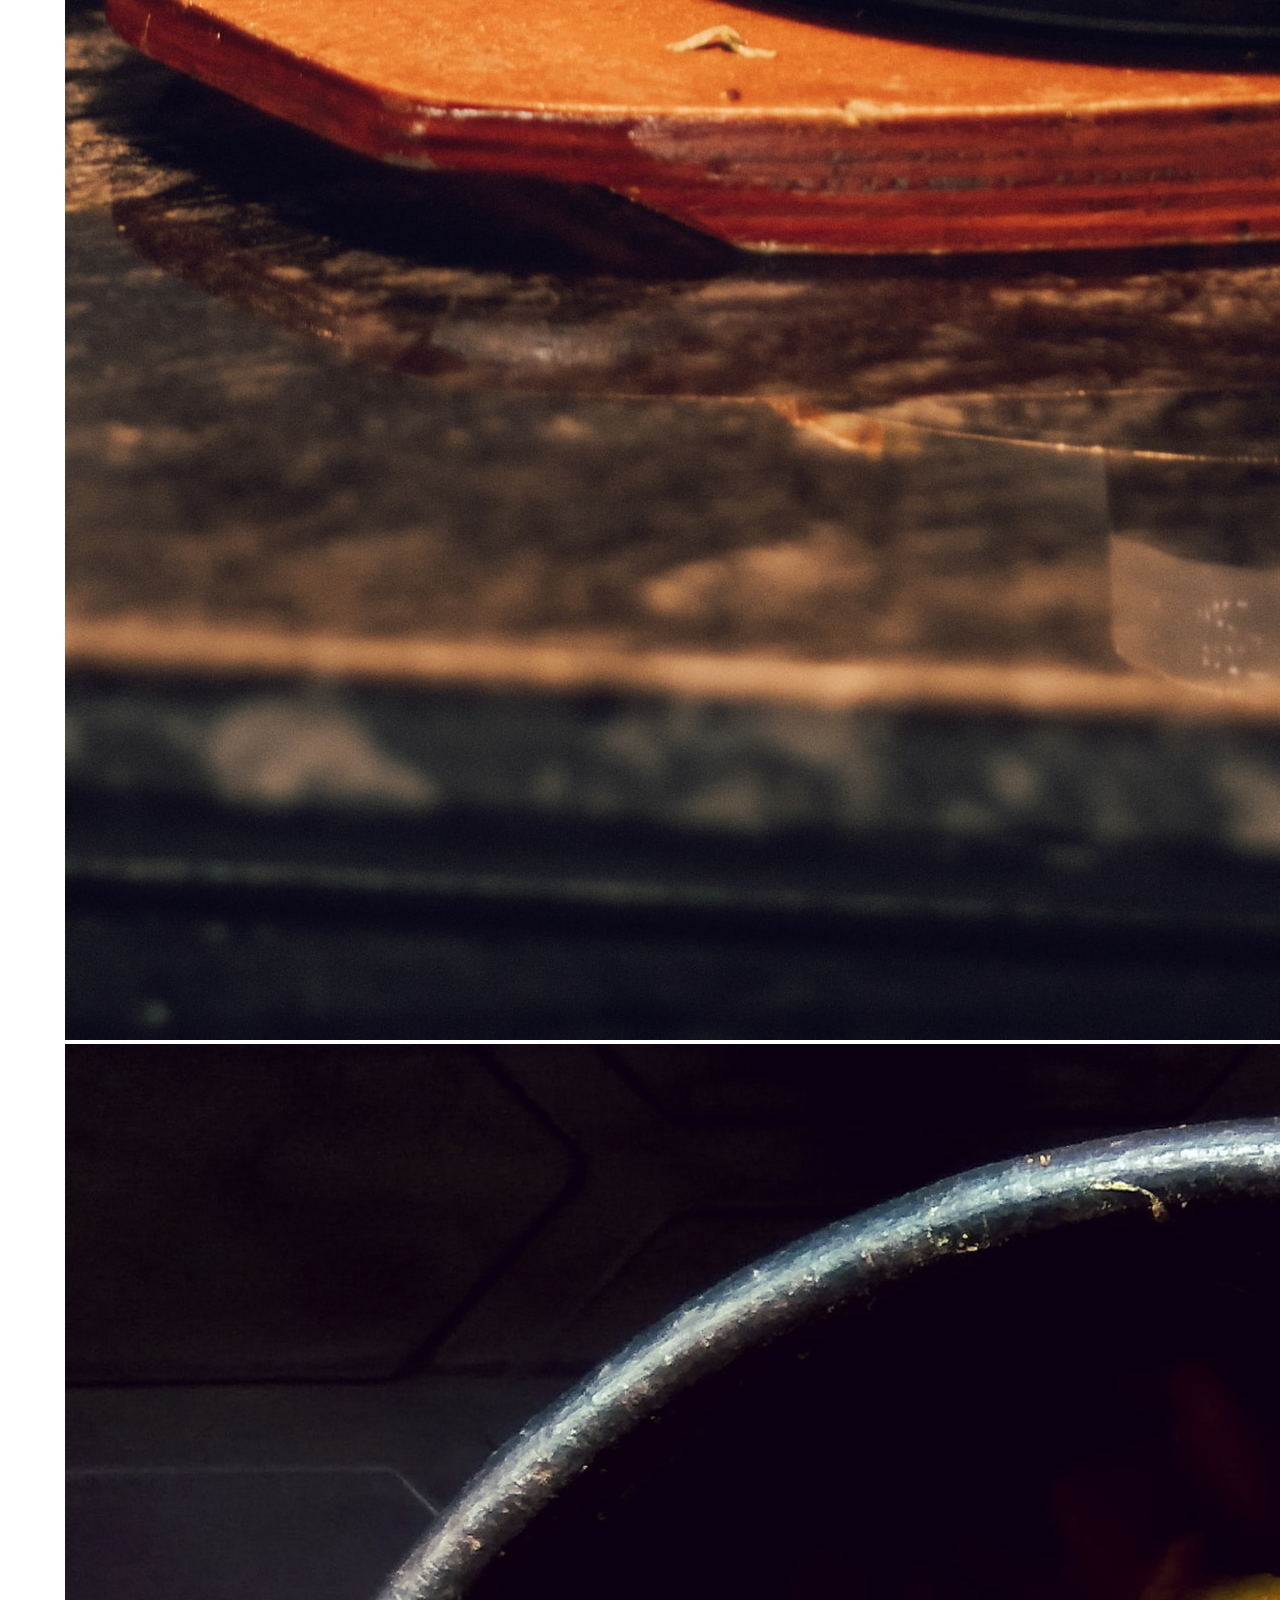
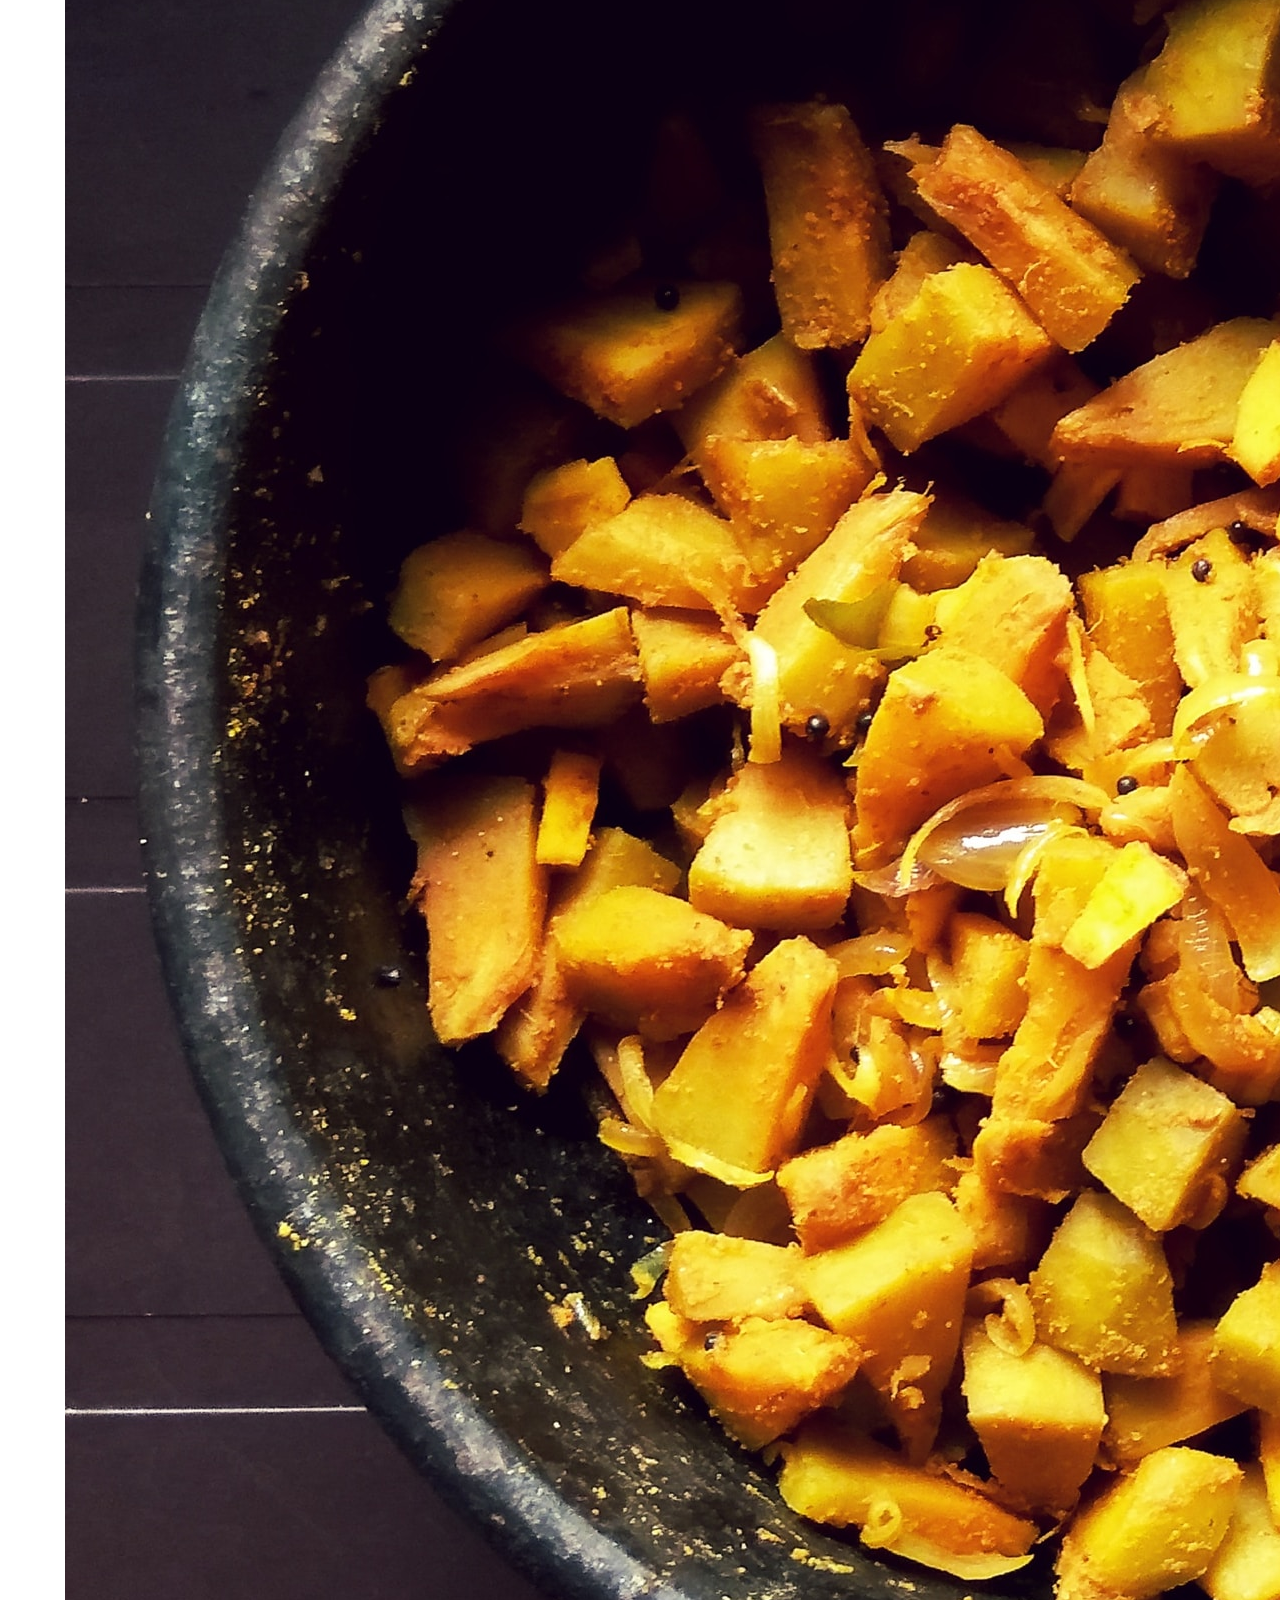
<file: Project 5/index.html>
<!DOCTYPE html>
<html lang="en">

<head>
    <meta charset="UTF-8">
    <meta name="viewport" content="width=device-width, initial-scale=1.0">
    <title>Restaurant</title>
    <link rel="stylesheet" href="style.css">
    <link href='https://fonts.googleapis.com/css?family=Roboto' rel='stylesheet'>
</head>

<body>
    <div class="main">
        <div class="header">

            <div class="logo">
                <img src="./images/Logo.png" alt="">
            </div>
            <div class="ham">
                <img src="./images/Vector.png" alt="">
            </div>

        </div>
        <div class="heros">
            <div class="right">
                <img src="./images/hero.jpg" alt="" class="imghero">
            </div>
            <div class="left">
                <p class="offer">50% OFF ALL PRODUCTS</p>
                <h1 class="lefthead1">Enjoy Your</h1>
                <h1 class="lefthead2">Delicious Food</h1>
                <div class="leftpar">
                    <p class="leftpara1">Quisque velit nisi, pretium ut lacinia in, elementum id enim. Mauris blandit
                        aliquet elit, eget tincidunt nibh pulvinar a.</p>
                </div>
                <h3 class="lefthead3">Explore Now</h3>
            </div>

        </div>
        <div class="qualities">
            <div class="qual1">
                <img src="./images/icons/1.png" alt="" class="qualimg">
                <div class="qual1c">
                    <h3 class="qualh3">Discount Voucher</h3>
                    <div class="qualp">
                        <p class="qualpara">Quisque velit nisi, pretium ut lacinia in df fasf </p>
                    </div>

                </div>
            </div>
            <div class="qual2">
                <img src="./images/icons/2.png" alt="" class="qualimg2">
                <div class="qual2c">
                    <h3 class="qualh3">Discount Voucher</h3>
                    <div class="qualp">
                        <p class="qualpara">Quisque velit nisi, pretium ut lacinia in df fasf </p>
                    </div>
                </div>

            </div>
            <div class="qual3">
                <img src="./images/icons/3.png" alt="" class="qualimg">
                <div class="qual3c">
                    <h3 class="qualh3">Discount Voucher</h3>
                    <div class="qualp">
                        <p class="qualpara">Quisque velit nisi, pretium ut lacinia in df fasf </p>
                    </div>
                </div>
            </div>
        </div>

    </div>
    <div class="line">

    </div>
    <div class="main2">
        <div class="headingsmain2">
            <div class="bheadm2">
                <p class="menuss">Our Menu</p>
            </div>
            <div class="bhead22">
                <p>Explore Our Menu</p>
            </div>
        </div>
        <div class="menu">
            <div class="mitems mitems1">
                <img src="./images/menu/1.jpg" alt="">
            </div>
            <div class="mitems mitems2">
                <img src="./images/menu/2.jpg" alt="">
            </div>
            <div class="mitems mitems3">
                <img src="./images/menu/3.jpg" alt="">
            </div>
            <div class="mitems mitems4">
                <img src="./images/menu/4.jpg" alt="">
            </div>
            <div class="mitems mitems5">
                <img src="./images/menu/5.jpg" alt="">
            </div>
            <div class="mitems mitems6">
                <img src="./images/menu/6.jpg" alt="">
            </div>
            <div class="mitems mitems7">
                <img src="./images/menu/7.jpg" alt="">
            </div>
        </div>

    </div>
    <div class="footer">
        <div class="innerfoot">
            <div class=" footlogo">
                <img src="./images/Logo.png" alt="">
            </div>
            <div class="footitems media">
                <h3 class="h3style h3col h3mar">Main Link</h3>
                <ul>
                    <li>Order Tracking</li>
                    <li>New Order</li>
                    <li>Contact Us</li>
                    <li>News & Blogs</li>
                </ul>
            </div>
            <div class="footitems support">
                <h3 class="h3style h3col h3mar">Support</h3>
                <ul>
                    <li>About Us</li>
                    <li>Privacy Policy</li>
                    <li>Terms & Conditions</li>
                </ul>
            </div>
            <div class="footitems news">
                <h3 class="h3col h3mar">Join Our Newsletter</h3>
                <input type="email" name="email" id="email" placeholder="Enter Your Email Address" class="inputemail">
                <h3 class="h3col">Follow Us</h3>
                <div class="social">
                    <img src="./images/social/fbook.png" alt="">
                    <img src="./images/social/twitter.png" alt="">
                    <img src="./images/social/insta.png" alt="">
                    <img src="./images/social/youtube.png" alt="">
                </div>
            </div>
        </div>

    </div>
</body>

</html>
</file>
<file: Project 1/style.css>
*{
    margin: 0;
    padding: 0;
    box-sizing: border-box;
}

.main{
    border: 16px solid #1D1E4C;
    width: 100%;
    background-color: #E5E5FD;
    min-height: 100vh;
}
.top{
    display: flex;
    align-items: baseline;
}
.namehero h1{
    text-align: start;
}
.hero img{
    /* margin-left: 150px; */
    border-radius: 30000px;
}
.top{
    display: flex;
    align-items: baseline;
    margin-top: 120px;
}
.namehero h4{
    text-align: end;
}
.content{
    max-width: 900px;
    margin: 0 auto;
}
.heading h1{
    margin-top: 100px;
    margin-bottom: 30px;
}

.bio h2{
    margin-top:50px ;
    margin-bottom: 20px;
}
ul li{
    line-height: 25px;
    margin-left: 30px;
}
.para p{
    text-align:justify;
}

.wiki{
    margin-top: 60px;
    margin-bottom: 30px;
    margin-right: 10px;
    text-align: end;

}
.main h4 a{
text-decoration: none;

}
</file>
<file: Project 2/style.css>
* {
    margin: 0;
    padding: 0;
    box-sizing: border-box;
}

.main {
    min-height: 100vh;
    background-color: #A9A9A9;
    display: flex;
    justify-content: center;
    align-items: center;
}

.form {
    width: 650px;
    background-color: white;
    border-radius: 10px;
    padding: 30px;
}

.content {
    width: 100%;
    margin: 0 auto;
}

.heading {
    display: flex;
    align-items: flex-end;
    justify-content: start;
    gap: 13px;

}

form {
    display: flex;
    flex-direction: column;
}

.forming input {
    height: 43px;
    width: 260px;
}

.forming select {
    height: 43px;
    width: 260px;
}

#address {
    height: 164px;
    width: 573px;
    margin-bottom: 15px;
}

#cv {
    border: 1px solid rgb(101, 101, 101);
    padding: 11px;
}

.row {
    display: flex;
    justify-content: space-between;
    margin-bottom: 15px;
    gap: 20px;
}

.row>div {
    flex: 1;
    display: flex;
    flex-direction: column;
}

form label {
    margin-bottom: 5px;
}

.form button {
    border: none;
    border-radius: 5px;
    width: 168px;
    height: 46px;
    background-color: red;
    color: white;
    margin-left: 404px;
    margin-top: 25px;

}
</file>
<file: Project 3/style.css>
* {
    margin: 0;
    padding: 0;
    box-sizing: border-box;
    font-family: "Lato", sans-serif;
}
html,body{
    font-family: "Inter", sans-serif;
}

.img img {

    min-height: 100%;
    object-fit: cover;
}

.img {
        min-height: 100vh;
    background-image: url(./images/1st.jpg);
    background-attachment: fixed;
    position: relative;
    overflow: hidden;
}

.fh1 {

    color: white;
    background-color: #313534;
    top: 50%;
    left: 50%;
    position: absolute;
    transform: translate(-50%, -50%);
    font-size: 63px;
    font-family: poppins;
    padding: 9px;
}

.para {

    max-width: 900px;
    margin: 0 auto;
    display: flex;
    flex-direction: column;
    justify-content: center;
    align-items: center;
}

.pimg1,
.pimg2,
.pimg3 {
    position: relative;
    background-position: center;
    background-size: cover;
    background-repeat: no-repeat;
    background-attachment: fixed;
}

.p1 {
    color: grey;
    text-align: center;
    font-size: 18px;

}

.sh3 {
    font-size: 40px;
    color: grey;
    margin-top: 9px;
    margin-bottom: 24px;
}

.section1 {
    width: 100%;
    height: 300px;
}


.img2 {
    background-image: url(./images/2nd.jpg);
    background-attachment: fixed;
    min-height: 400px;
    position: relative;
    overflow: hidden;

}

.img2 img {

    object-fit: cover;
}

.img2h1 {
    position: absolute;
    top: 50%;
    left: 50%;
    transform: translate(-50%, -50%);
    font-size: 60px;
    color: white;
    background-color: rgba(0, 0, 0, 0.5);
    padding: 10px 20px;
    font-family: Poppins, sans-serif;
}

.backsec3 {

    background-color: #313534;

}

.section3 {
    padding: 30px;
    overflow: hidden;
    background-color: #313534;
    max-width: 900px;
    margin: 0 auto;
    text-align: center;
    min-height: 300px;

}

.img33 {
    overflow: hidden;
    background-image: url(./images/3rd.jpg);
    background-attachment: fixed;
    position: relative;

    min-height: 400px;
}

.headingimage3 {

    position: absolute;
    top: 50%;
    left: 50%;
    transform: translate(-50%, -50%);
    color: white;
    text-transform: uppercase;
    margin-top: 9px;
    margin-bottom: 24px;
}

.para2 {
    font-size: 18px;
    color: white;
    text-align: center;
}

.headingimage3 h1 {
    font-size: 50px;
}

.lastback {
    overflow: hidden;
    background-color: #313534;
    height: 330px;
}

.sectionlast {
    color: white;
    background-color: #313534;
    max-width: 900px;
    margin: 0 auto;
    text-align: center;
}

.lasthead h1 {
    margin-top: 30px;
    margin-bottom: 20px;
    font-size: 40px;
}

.paralast p {
    font-size: 18px;
}
.head2 h1{
    color: white;
    margin-bottom: 20px;
    font-size: 40px;
}
</file>
<file: Project 4/style.css>
@import url("https://fonts.googleapis.com/css2?family=Roboto:ital,wght@0,100;0,300;0,400;0,500;0,700;0,900;1,100;1,300;1,400;1,500;1,700;1,900&display=swap");

* {
    margin: 0;
    padding: 0;
    box-sizing: border-box;
    font-family: "Roboto", sans-serif;
}

.background {
    background-image: url(./images/hero.jpg);
    min-height: 100vh;
    background-position: center;
    background-size: cover;
    background-repeat: no-repeat;
    position: relative;
    overflow: hidden;
}
.herohed{
    color: white;
  max-width: 900px;
  margin: 0 auto;
  padding-top: 20px;
  padding-left: 16px;

}

.lg_text {
        font-size: 72px;
  font-weight: 400;
}



/* .second h1 {
    position: absolute;
    top: 168px;
    left: 600px;
    transform: translate(-50%, -50%);
    font-size: 72px;
    color: white;
} */

.section2{
    /* position: relative;
    height: 200px;
    width: 100%;
    color: white;
    background-color: #161619;
    overflow: hidden; */
      background-color: #000;
  padding: 20px;
  color: white;
}
.section2 h2{
    /* position: absolute;
    top: 50%;
    left: 50%;
    transform: translate(-50%, -50%);
    text-align: center;
    letter-spacing: 7px; */
      font-size: 72px;
  color: white;
  text-align: center;
  font-weight: 300;
}
.spanin{
      font-weight: 400;
  font-size: 96px;
}

.gridsmain{
  background-color: white; 
  height: 100vh;
  width: 100%;
  overflow: hidden;
}
.carding{
    overflow: hidden;
    height:450px;
    width: 320px;
    background-color: white;
    margin-top: 60px;
    border-radius:15px;
    box-shadow: 2px 3px 4px black;
}
.cards{
    display:flex;
    justify-content: center;
    align-items: center;
    gap: 40px;
}



.imging{
    height: 200px;
    width: 100%;
    object-fit: cover;
}

.cardhead{
text-align: center;
}
.cardpara{
    text-align: justify;
    margin: 10px 10px;
    font-size: 12px;
}

.support{
    overflow: hidden;

    display: flex;
    justify-content: center;
    align-items: center;
    color: white;
    width: 100%;
    height: 378px;
    background-color: black;
}

.contact{
    width: 50%;
    height: 378px;
    background-color:#515603;
}
.about{
    width: 50%;
    height: 378px;
    background-color: #722300;
}
.about h1{
    font-size: 60px;
    font-weight: normal;
    margin-left: 102px;
    margin-top: 33px;
        letter-spacing: 3px;
}
.about p{
    font-size: 14px;
    margin-right: 30px;
    margin-left: 102px;
    margin-top: 20px;
}

.contact h1{
    font-size: 60px;
    font-weight: normal;
    margin-left: 102px;
    margin-top: 33px;
        letter-spacing: 3px;
}
.contact p{
    font-size:14px ;
    line-height: 27px;
    letter-spacing: 1px;
    margin-right: 30px;
    margin-left: 102px;
    margin-top: 20px;
}
.footer{
    width: 100%;
    height: 138px;
    background-color: black;
    color: white;
    display: flex;
    justify-content: center;
    align-items: center;

}
.footer h1{
        margin-top: 50;
}
</file>
<file: Project 5/style.css>
* {
    margin: 0;
    padding: 0;
    box-sizing: border-box;
}

body {
    font-family: 'Roboto';
}

.main {
    max-width: 1150px;
    margin: 0 auto;
    /* background-color: brown; */
}

.header {
    margin-top: 10px;
    display: flex;
    justify-content: space-between;
    align-items: center;
    width: 100%;
    height: 80px;
    /* background-color: brown; */
}

.heros {
    display: flex;
    width: 100%;
    height: 100vh;
}

.imghero {
    width: 512px;
    height: 514px;
    border-radius: 100%;
    margin-top: 30px;
}

.left {
    margin-top: 112px;
    margin-left: 80px;
    height: 500px;
    /* background-color: brown; */
}

.offer {
    display: inline;
    margin-top: 112px;
    color: white;
    background-color: #149F39;
    padding: 10px 30px;
    font-size: 12px;
}

.lefthead1 {
    font-weight: 500;
    font-size: 72px;
    margin-top: 30px;
}

.lefthead2 {
    font-weight: 500;
    font-size: 72px;
}

.leftpar {
    width: 382px;
    margin-bottom: 62px;
}

.leftpara1 {
    font-size: 12px;
    font-weight: 500;
    line-height: 19px;
}

.lefthead3 {
    padding: 18px 18px;
    letter-spacing: 3px;
    color: white;
    display: inline;
    background-color: #FFC066;
    /* padding: 15px 15px; */
}

.qualities {
    max-width: 900px;
    margin: 0 auto;
    margin-top: 50px;
    display: flex;
    justify-content: space-between;
    gap: 10px;
    margin-bottom: 50px;
}

.qual1 {
    display: flex;
}

.qualimg {
    width: 80px;
    height: 83px;
}

.qualimg2 {
    width: 60px;
    height: 60px;
}

.qualh3 {
    font-weight: 600;
    font-size: 18px;
    margin-top: 10px;
    margin-left: 10px;
}

.qualp {
    max-width: 210px;
    margin-left: 10px;
}

.qualpara {
    font-size: 14px;
    font-weight: 300;
    line-height: 19px;
    letter-spacing: 3%;
}

.qual2 {
    display: flex;

}

.qual3 {
    display: flex;
}

.line {
    width: 100%;
    border: 0.5px solid grey;
}

.main2 {
    max-width: 1150px;
    margin: 0 auto;
}

.headingsmain2{
width: 100%;
height: 150px;
display: flex;
justify-content: center;
align-items: center;
flex-direction: column;

}
.bheadm2 {
    text-align: center;
    background-color: #149F39;
    width: 137px;
    height: 43px;
    color: white;
    font-size: 24px;
    font-weight: 400;
    display: flex;
    justify-content: center;
    align-items: center;
    
}
.bhead22{
    font-weight: 400;
    font-size: 36px;
    margin-top: 10px;
}
</file>
